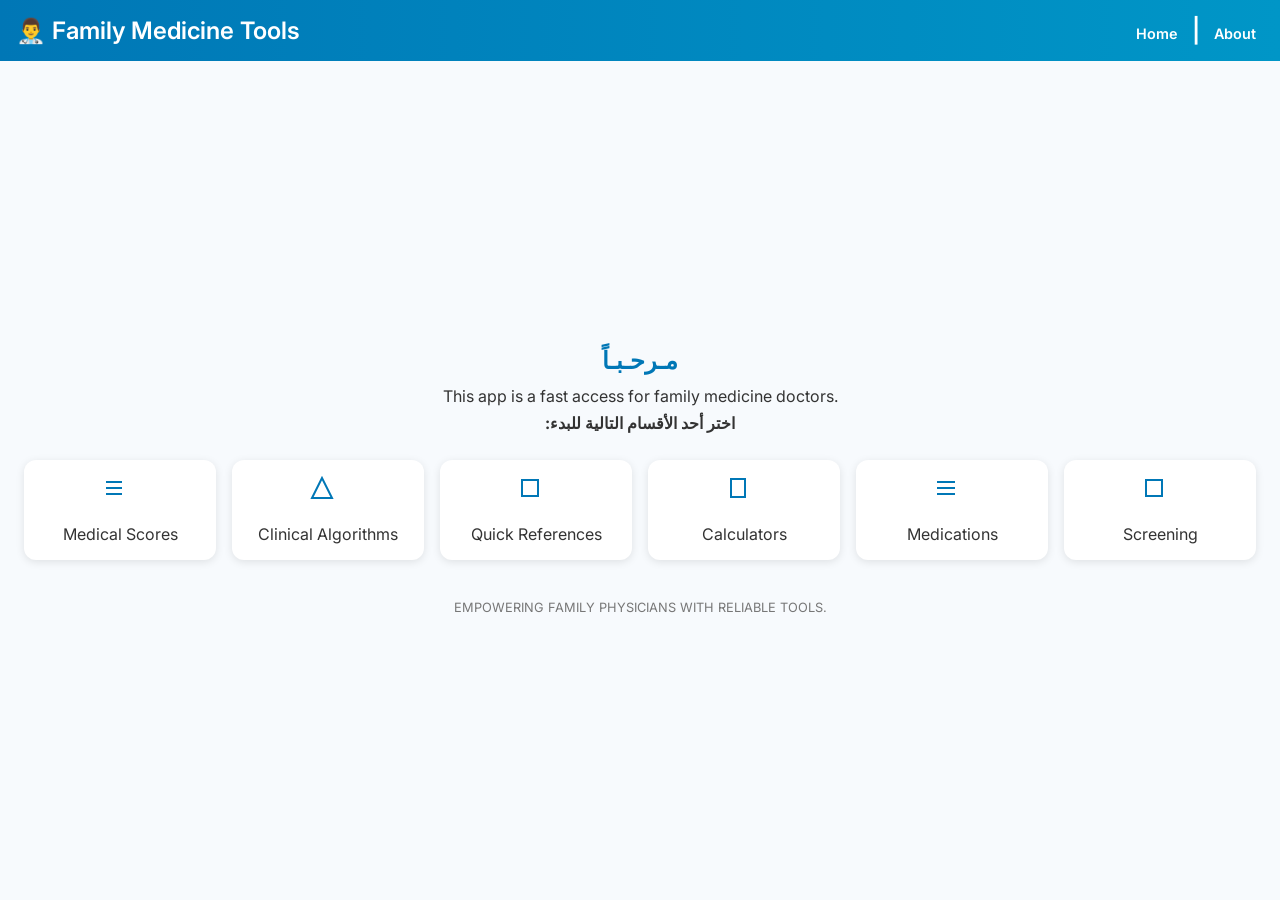
<file: index.html>
<!DOCTYPE html>
<html lang="en">
<head>
<meta charset="UTF-8">
<meta name="viewport" content="width=device-width, initial-scale=0.75">
<title>Family Medicine Tools</title>
<link href="https://fonts.googleapis.com/css2?family=Inter:wght@400;600;700&display=swap" rel="stylesheet">
<style>
html, body {
  height: 100%;
  margin: 0;
}
body {
  font-family: 'Inter', sans-serif;
  background-color: #f7fafd;
  color: #333;
  display: flex;
  flex-direction: column;
}
header {
  background: linear-gradient(90deg, #0077b6, #0096c7);
  color: #fff;
  padding: 1rem;
  font-size: 1.5rem;
  font-weight: 600;
  display: flex;
  justify-content: space-between;
  align-items: center;
}
header nav a {
  color: #fff;
  text-decoration: none;
  margin: 0 0.5rem;
  font-size: 0.9rem;
}
main {
  flex: 1;
  display: flex;
  flex-direction: column;
  justify-content: center;
  align-items: center;
  text-align: center;
}
h2 {
  color: #0077b6;
  margin: 1rem 0 0.5rem;
}
p {
  margin: 0.2rem 0;
}
.container {
  display: flex;
  flex-wrap: wrap;
  justify-content: center;
  padding: 1rem;
}
.card {
  background: #fff;
  border-radius: 12px;
  padding: 1rem;
  margin: 0.5rem;
  width: 160px;
  box-shadow: 0 2px 8px rgba(0,0,0,0.1);
  cursor: pointer;
  transition: transform 0.2s, box-shadow 0.2s;
}
.card:hover {
  transform: translateY(-4px);
  box-shadow: 0 8px 16px rgba(0,0,0,0.15);
}
.card svg {
  width: 36px;
  height: 36px;
  stroke: #0077b6;
  stroke-width: 2;
  fill: none;
  margin-bottom: 0.5rem;
}
footer {
  text-align: center;
  padding: 1rem;
  font-size: 0.8rem;
  color: #777;
}
</style>

<link rel="manifest" href="manifest.json">
<link rel="icon" href="assets/icon-192.png" type="image/png">
<meta name="theme-color" content="#0077b6">
  
</head>
<body>

<header>
  👨‍⚕️ Family Medicine Tools
  <nav>
    <a href="#">Home</a> |
    <a href="about/index.html">About</a>
  </nav>
</header>

<main>
  <h2>مـرحـبـاً</h2>
  <p>This app is a fast access for family medicine doctors.</p>
  <p><strong>:اختر أحد الأقسام التالية للبدء</strong></p>

  <div class="container">

    <div class="card" onclick="location.href='scores/'">
      <svg xmlns="http://www.w3.org/2000/svg"><path d="M4 6h16M4 12h16M4 18h16"/></svg>
      <div>Medical Scores</div>
    </div>

    <div class="card" onclick="location.href='algorithms/'">
      <svg xmlns="http://www.w3.org/2000/svg"><path d="M12 2L2 22h20L12 2z"/></svg>
      <div>Clinical Algorithms</div>
    </div>

    <div class="card" onclick="location.href='references/'">
      <svg xmlns="http://www.w3.org/2000/svg"><path d="M4 4h16v16H4z"/></svg>
      <div>Quick References</div>
    </div>

    <div class="card" onclick="location.href='calculators/'">
      <svg xmlns="http://www.w3.org/2000/svg"><path d="M5 3h14v18H5z"/></svg>
      <div>Calculators</div>
    </div>

    <div class="card" onclick="location.href='medications/'">
      <svg xmlns="http://www.w3.org/2000/svg"><path d="M3 6h18M3 12h18M3 18h18"/></svg>
      <div>Medications</div>
    </div>

    <div class="card" onclick="location.href='screening/'">
      <svg xmlns="http://www.w3.org/2000/svg"><path d="M4 4h16v16H4z"/></svg>
      <div>Screening</div>
    </div>

  </div>

  <footer>
    EMPOWERING FAMILY PHYSICIANS WITH RELIABLE TOOLS.
  </footer>
</main>

</body>
</html>
</file>
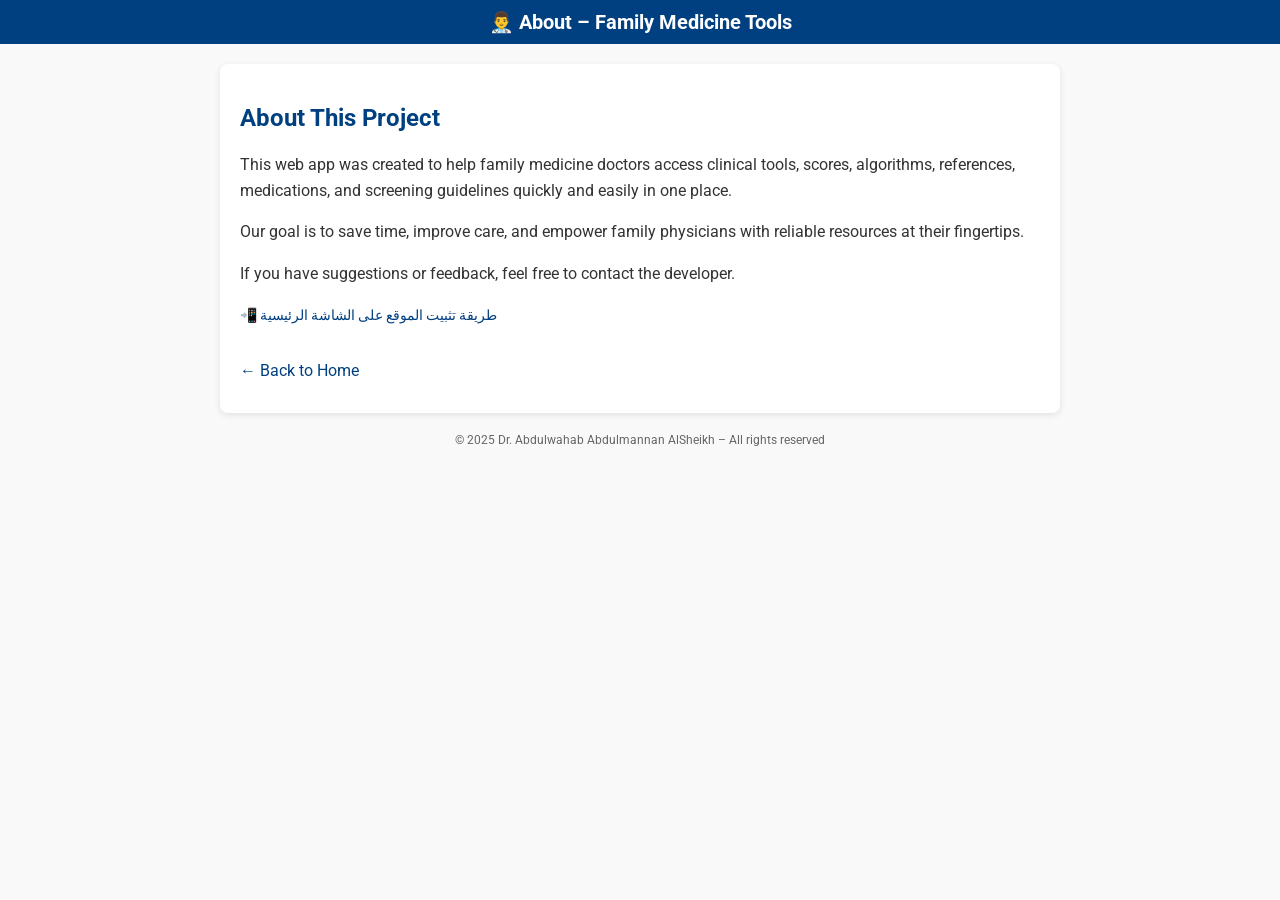
<file: about/index.html>
<!DOCTYPE html>
<html lang="en">
<head>
<meta charset="UTF-8">
<meta name="viewport" content="width=device-width, initial-scale=1.0">
<title>About – Family Medicine Tools</title>
<link href="https://fonts.googleapis.com/css2?family=Roboto:wght@400;700&display=swap" rel="stylesheet">
<style>
body {
  font-family: 'Roboto', sans-serif;
  margin: 0;
  background-color: #f9f9f9;
  color: #333;
  text-align: center;
}
header {
  background-color: #004080;
  color: white;
  padding: 10px;
  font-size: 20px;
  font-weight: bold;
}
h2 {
  color: #004080;
  margin-top: 20px;
  font-weight: 700;
}
.container {
  max-width: 800px;
  margin: 20px auto;
  text-align: left;
  background: #fff;
  padding: 20px;
  border-radius: 8px;
  box-shadow: 0 2px 6px rgba(0,0,0,0.1);
}
p {
  line-height: 1.6;
  margin-bottom: 10px;
}
a {
  color: #004080;
  text-decoration: none;
}
a:hover {
  text-decoration: underline;
}
footer {
  margin-top: 20px;
  font-size: 12px;
  color: #666;
}
.install-link {
  display: inline-flex;
  align-items: center;
  margin-bottom: 15px;
  font-size: 14px;
  color: #004080;
  font-weight: 500;
}
.install-link svg {
  width: 16px;
  height: 16px;
  margin-left: 5px;
  fill: #004080;
}
</style>
</head>
<body>

<header>
  👨‍⚕️ About – Family Medicine Tools
</header>

<div class="container">
  <h2>About This Project</h2>
  <p>This web app was created to help family medicine doctors access clinical tools, scores, algorithms, references, medications, and screening guidelines quickly and easily in one place.</p>
  <p>Our goal is to save time, improve care, and empower family physicians with reliable resources at their fingertips.</p>
  <p>If you have suggestions or feedback, feel free to contact the developer.</p>

  <p>
    <a class="install-link" href="../about/install.html">
      📲 طريقة تثبيت الموقع على الشاشة الرئيسية
    </a>
  </p>

  <p><a href="../index.html">&larr; Back to Home</a></p>
</div>

<footer>
  © 2025 Dr. Abdulwahab Abdulmannan AlSheikh – All rights reserved
</footer>

</body>
</html>
</file>
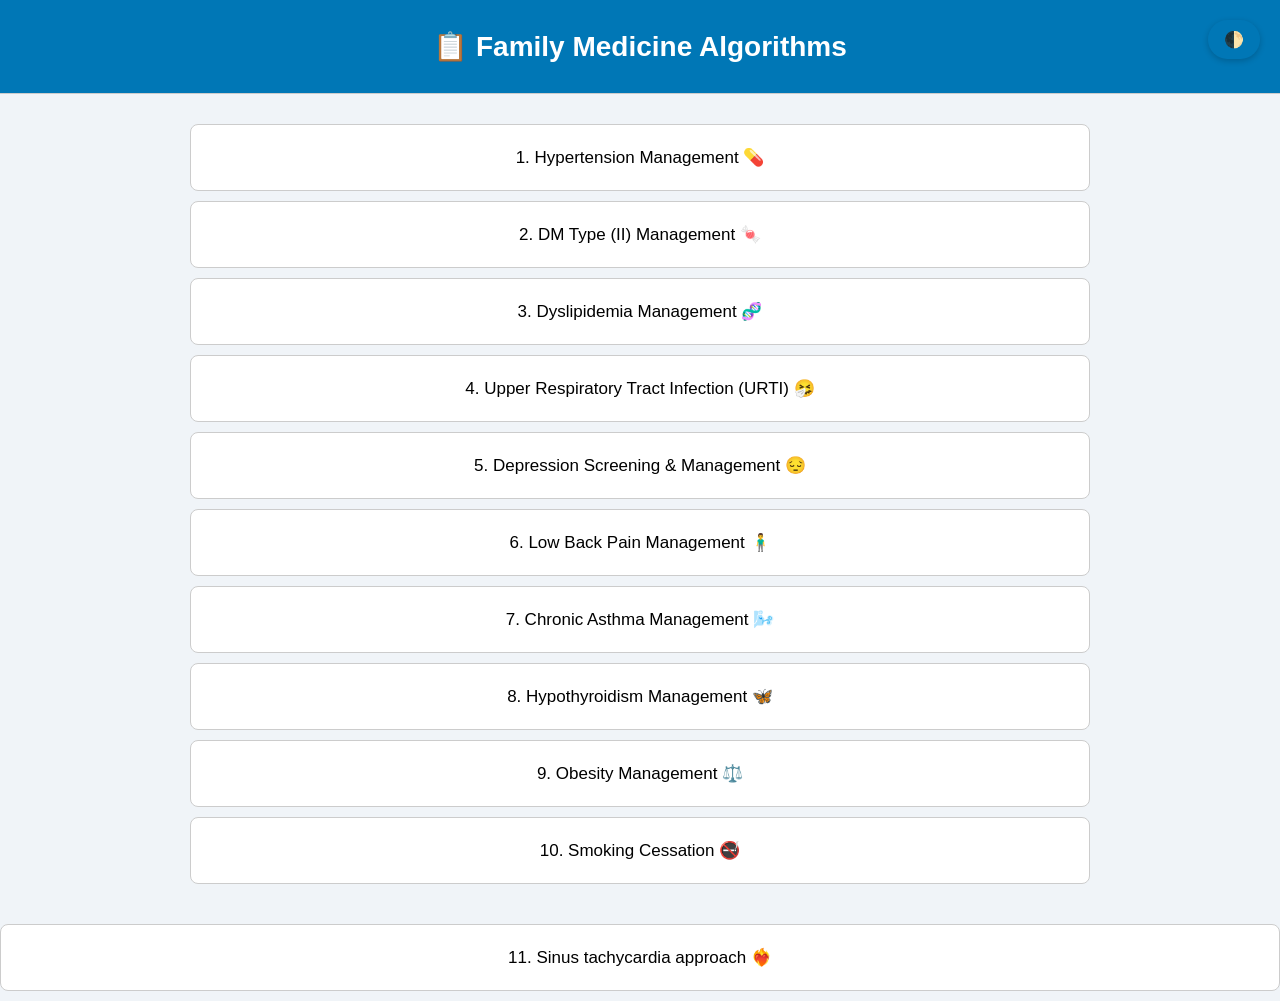
<file: algorithms/index.html>
<!DOCTYPE html>
<html lang="en">
<head>
<meta charset="utf-8"/>
<meta name="viewport" content="width=device-width, initial-scale=0.75">
<title>Family Medicine Algorithms</title>
<style>
  body {
    background-color: #f0f4f8;
    color: #111;
    font-family: 'Segoe UI', Tahoma, Geneva, Verdana, sans-serif;
    margin: 0;
    padding: 0;
  }
  header {
    background-color: #0077b6;
    padding: 30px 20px;
    text-align: center;
    border-bottom: 1px solid #ccc;
  }
  header h1 {
    color: white;
    margin: 0;
    font-size: 28px;
  }
  .container {
    padding: 30px 20px;
    max-width: 900px;
    margin: auto;
  }
  .accordion {
    background-color: #ffffff;
    color: #000;
    cursor: pointer;
    padding: 22px;
    width: 100%;
    text-align: center;
    border: none;
    outline: none;
    font-size: 17px;
    margin-bottom: 10px;
    border-radius: 8px;
    border: 1px solid #ccc;
  }
  .active {
    background-color: #e0e0e0;
  }
  .panel {
    display: none;
    background-color: #ffffff;
    color: #111;
    padding: 20px;
    font-size: 16px;
    line-height: 1.7;
    border-radius: 0 0 8px 8px;
    border-left: 1px solid #ccc;
    border-right: 1px solid #ccc;
    border-bottom: 1px solid #ccc;
  }
  .panel strong { color: #000; }
  .note {
    color: #555;
    font-style: italic;
  }
  .dark-mode {
    background-color: #111 !important;
    color: #f1f1f1 !important;
  }
  .dark-mode header {
    background-color: #000 !important;
    color: #d4af37 !important;
  }
  .dark-mode .accordion,
  .dark-mode .panel {
    background-color: #1e1e1e !important;
    color: #f1f1f1 !important;
    border: 1px solid #333 !important;
  }
  .dark-mode .accordion {
    text-align: center;
  }
  .dark-mode .panel strong {
    color: #fff !important;
  }
  .dark-mode .note {
    color: #ccc !important;
  }
  .theme-toggle {
    position: fixed;
    top: 20px;
    right: 20px;
    background: #0077b6;
    color: white;
    border: none;
    border-radius: 20px;
    padding: 10px 16px;
    cursor: pointer;
    font-size: 16px;
    z-index: 9999;
    box-shadow: 0 2px 6px rgba(0,0,0,0.2);
  }
</style>
</head>
<body>
<header>
  <h1>📋 Family Medicine Algorithms</h1>
</header>
<div class="container">

    <button class="accordion">1. Hypertension Management 💊</button>
    <div class="panel">
      <ol>
        <li><strong>1. Diagnosis:</strong><br/>
          • Confirm BP ≥140/90 mmHg on ≥2 occasions, at least 1 week apart.<br/>
          • Use ambulatory or home BP monitoring if white coat suspected.
        </li>
        <li><strong>2. Risk Stratification:</strong><br/>
          • Evaluate CV risk (lipids, diabetes, smoking).<br/>
          • Check for TOD: ECG, creatinine/eGFR, urinalysis, fundoscopy.
        </li>
        <li><strong>3. Lifestyle Modifications (for all):</strong><br/>
          • Reduce salt (<2.3g/day), DASH diet, physical activity (30 min/day), weight loss, smoking cessation.
        </li>
        <li><strong>4. Initiate Pharmacotherapy:</strong><br/>
          • Start if BP ≥160/100, or ≥140/90 + diabetes/CKD/CVD risk.<br/>
          • First-line options:<br/>
          &nbsp;&nbsp;– ACEi: Lisinopril 10–40 mg once daily<br/>
          &nbsp;&nbsp;– ARB: Losartan 50–100 mg once daily<br/>
          &nbsp;&nbsp;– CCB: Amlodipine 5–10 mg once daily<br/>
          &nbsp;&nbsp;– Thiazide: Hydrochlorothiazide 12.5–25 mg daily
        </li>
        <li><strong>5. Follow-Up:</strong><br/>
          • Recheck in 2–4 weeks. Titrate dose or add second agent.<br/>
          • Check labs (K⁺, Cr) within 2–4 weeks if on ACEi/ARB or diuretic.
        </li>
        <li><strong>6. Treatment Targets:</strong><br/>
          • General: &lt;140/90 mmHg<br/>
          • High-risk (e.g. DM, CKD, CVD): &lt;130/80 mmHg if tolerated
        </li>
      </ol>
      <p class="note">📚 Sources: UpToDate, Saudi Hypertension Guidelines, JNC8</p>
    </div>
    

    <button class="accordion">2. DM Type (II) Management 🍬</button>
    <div class="panel">
      <ol>
        <li><strong>1. Diagnosis:</strong><br/>
          • FPG ≥126 mg/dL (7.0 mmol/L) OR<br/>
          • HbA1c ≥6.5% OR<br/>
          • 2-hr OGTT ≥200 mg/dL OR<br/>
          • Random glucose ≥200 mg/dL with symptoms
        </li>
        <li><strong>2. Initial Workup:</strong><br/>
          • HbA1c, lipid profile, renal function, urine ACR<br/>
          • BP, weight, foot exam, retinal exam (refer ophtho)
        </li>
        <li><strong>3. Lifestyle Interventions:</strong><br/>
          • Diet: calorie control, carb moderation<br/>
          • Exercise: ≥150 min/week aerobic activity<br/>
          • Weight loss goal: 5–10%
        </li>
        <li><strong>4. Start Pharmacologic Therapy:</strong><br/>
          • First-line: Metformin 500 mg once/twice daily, titrate to 2000 mg/day<br/>
          • Avoid if eGFR &lt;30. Hold during acute illness or contrast
        </li>
        <li><strong>5. Add Second Agent:</strong><br/>
          • ASCVD: Add GLP-1 RA or SGLT2i<br/>
          • CKD/HF: Prefer SGLT2i<br/>
          • Need weight loss: GLP-1 RA<br/>
          • Cost concern: SU or TZD
        </li>
        <li><strong>6. HbA1c Target:</strong><br/>
          • General target: &lt;7.0%<br/>
          • Individualize based on age, comorbidities, hypoglycemia risk
        </li>
        <li><strong>7. Monitoring:</strong><br/>
          • Check HbA1c every 3–6 months<br/>
          • Annual labs: lipids, renal, foot, retina
        </li>
      </ol>
      <p class="note">📚 Sources: UpToDate, ADA 2024, Saudi Diabetes Guidelines</p>
    </div>
    

    <button class="accordion">3. Dyslipidemia Management 🧬</button>
    <div class="panel">
      <ol>
        <li><strong>1. Screening:</strong><br/>
          • Adults ≥40 yrs OR ≥20 yrs with diabetes, smoking, hypertension, obesity.<br/>
          • Fasting lipid profile: Total, LDL, HDL, TG
        </li>
        <li><strong>2. Risk Assessment:</strong><br/>
          • Use ASCVD calculator or check risk category (low/moderate/high/very high)<br/>
          • DM, CKD, smoking, HTN increase risk
        </li>
        <li><strong>3. Lifestyle Modification (all patients):</strong><br/>
          • Diet: low saturated fat, more fiber<br/>
          • Exercise: ≥150 min/week<br/>
          • Weight loss, smoking cessation
        </li>
        <li><strong>4. Start Statin Therapy:</strong><br/>
          • Moderate risk: Atorvastatin 10–20 mg<br/>
          • High risk: Atorvastatin 40–80 mg or Rosuvastatin 20 mg
        </li>
        <li><strong>5. Targets:</strong><br/>
          • High-risk: LDL &lt; 2.6 mmol/L (<100 mg/dL)<br/>
          • Very high-risk (e.g. ASCVD, DM + RF): LDL &lt; 1.8 mmol/L (<70 mg/dL)
        </li>
        <li><strong>6. Monitoring:</strong><br/>
          • Repeat lipids in 6–12 weeks after starting statin<br/>
          • Check liver enzymes if symptomatic
        </li>
      </ol>
      <p class="note">📚 Sources: UpToDate, Saudi Lipid Guidelines, ACC/AHA 2019</p>
    </div>


    <button class="accordion">4. Upper Respiratory Tract Infection (URTI) 🤧</button>
    <div class="panel">
      <ol>
        <li><strong>1. Common Causes:</strong><br/>
          • Viral: Rhinovirus, Influenza, Coronavirus<br/>
          • Bacterial (rare): Group A Streptococcus (pharyngitis)
        </li>
        <li><strong>2. Symptoms:</strong><br/>
          • Sore throat, nasal congestion, cough, fever, fatigue<br/>
          • Red flags: dyspnea, chest pain, high fever >3 days
        </li>
        <li><strong>3. Evaluation:</strong><br/>
          • Centor Score for pharyngitis<br/>
          • No labs/radiology needed unless concern for complications
        </li>
        <li><strong>4. Management:</strong><br/>
          • Supportive: Paracetamol, fluids, rest<br/>
          • Nasal saline, decongestants (short term), throat lozenges
        </li>
        <li><strong>5. Antibiotics:</strong><br/>
          • Not routinely indicated<br/>
          • Consider Penicillin V 500 mg BID x10 days if Centor ≥3 + positive swab
        </li>
        <li><strong>6. Patient Education:</strong><br/>
          • Explain viral nature and expected duration (5–10 days)<br/>
          • Return precautions if worsening
        </li>
      </ol>
      <p class="note">📚 Sources: UpToDate, NICE Guidelines, CDC</p>
    </div>


    <button class="accordion">5. Depression Screening & Management 😔</button>
    <div class="panel">
      <ol>
        <li><strong>1. Screening:</strong><br/>
          • Ask PHQ-2: "Little interest? Feeling down?"<br/>
          • If positive → do full PHQ-9
        </li>
        <li><strong>2. Diagnosis:</strong><br/>
          • ≥5 symptoms for ≥2 weeks (incl. low mood or anhedonia)<br/>
          • Rule out hypothyroidism, substance use
        </li>
        <li><strong>3. Severity-Based Approach:</strong><br/>
          • Mild: Lifestyle + watchful waiting<br/>
          • Moderate: Start SSRI + counseling<br/>
          • Severe: SSRI + refer psychiatry ± urgent intervention
        </li>
        <li><strong>4. First-line Medications:</strong><br/>
          • Sertraline: start 25–50 mg daily, max 200 mg<br/>
          • Fluoxetine: start 10–20 mg daily, max 60 mg
        </li>
        <li><strong>5. Monitoring:</strong><br/>
          • Reassess in 2–4 weeks<br/>
          • Watch for suicidality, side effects
        </li>
        <li><strong>6. Duration:</strong><br/>
          • Continue for at least 6–9 months after improvement<br/>
          • Consider long-term if recurrent episodes
        </li>
      </ol>
      <p class="note">📚 Sources: NICE Guidelines, UpToDate, WHO mhGAP</p>
    </div>


    <button class="accordion">6. Low Back Pain Management 🧍‍♂️</button>
    <div class="panel">
      <ol>
        <li><strong>1. Initial Assessment:</strong><br/>
          • History + physical exam<br/>
          • Identify red flags: trauma, weight loss, fever, cancer history, night pain, saddle anesthesia, weakness
        </li>
        <li><strong>2. No Red Flags:</strong><br/>
          • Diagnose as non-specific mechanical back pain<br/>
          • No imaging needed initially
        </li>
        <li><strong>3. First-Line Treatment:</strong><br/>
          • Paracetamol 500–1000 mg Q6H PRN<br/>
          • Ibuprofen 400 mg TID with meals (if no contraindications)<br/>
          • Gentle movement, activity encouragement
        </li>
        <li><strong>4. Consider Muscle Relaxants:</strong><br/>
          • E.g. Cyclobenzaprine 5–10 mg at bedtime (short-term)
        </li>
        <li><strong>5. Reassess in 2–4 Weeks:</strong><br/>
          • Most resolve in &lt;6 weeks<br/>
          • If persistent or red flags → imaging (MRI preferred)
        </li>
        <li><strong>6. Patient Education:</strong><br/>
          • Avoid prolonged bed rest<br/>
          • Reassure: good prognosis in most cases
        </li>
      </ol>
      <p class="note">📚 Sources: UpToDate, NICE Guidelines, AAFP</p>
    </div>


    <button class="accordion">7. Chronic Asthma Management 🌬️</button>
    <div class="panel">
      <ol>
        <li><strong>1. Diagnosis:</strong><br/>
          • Clinical: episodic wheeze, cough, dyspnea + response to bronchodilators<br/>
          • Confirm with spirometry if possible (FEV1 reversibility ≥12%)
        </li>
        <li><strong>2. Assess Control:</strong><br/>
          • Ask about symptoms, night awakenings, SABA use, activity limitation
        </li>
        <li><strong>3. Stepwise Therapy:</strong><br/>
          • Step 1: PRN low-dose ICS-formoterol<br/>
          • Step 2: Daily low-dose ICS (e.g. Budesonide 200–400 mcg/day)<br/>
          • Step 3: Low-dose ICS + LABA (e.g. Salmeterol)<br/>
          • Step 4: Medium-dose ICS + LABA<br/>
          • Step 5: Refer + consider biologics
        </li>
        <li><strong>4. Inhaler Technique & Adherence:</strong><br/>
          • Recheck at every visit<br/>
          • Use spacer if needed
        </li>
        <li><strong>5. Action Plan:</strong><br/>
          • Provide written asthma action plan (green/yellow/red zones)<br/>
          • Educate on when to increase meds or seek help
        </li>
        <li><strong>6. Follow-Up:</strong><br/>
          • Review control every 1–3 months<br/>
          • Consider stepping down if controlled ≥3 months
        </li>
      </ol>
      <p class="note">📚 Sources: GINA 2024, UpToDate, Saudi Asthma Guidelines</p>
    </div>


    <button class="accordion">8. Hypothyroidism Management 🦋</button>
    <div class="panel">
      <ol>
        <li><strong>1. Diagnosis:</strong><br/>
          • High TSH + Low Free T4 = Primary hypothyroidism<br/>
          • Common cause: Hashimoto’s thyroiditis (check anti-TPO antibodies)
        </li>
        <li><strong>2. Symptoms:</strong><br/>
          • Fatigue, weight gain, cold intolerance, constipation, dry skin, depression
        </li>
        <li><strong>3. Treatment:</strong><br/>
          • Levothyroxine 1.6 mcg/kg/day (full dose for young adults)<br/>
          • Start lower (25–50 mcg) in elderly or cardiac patients
        </li>
        <li><strong>4. Administration Tips:</strong><br/>
          • Take on empty stomach, same time daily<br/>
          • Avoid calcium/iron within 4 hours
        </li>
        <li><strong>5. Monitoring:</strong><br/>
          • Recheck TSH after 6–8 weeks of dose adjustment<br/>
          • Goal: Normalize TSH (typically 0.5–4.0 mIU/L)
        </li>
        <li><strong>6. Special Cases:</strong><br/>
          • Pregnancy: Increase dose by 30%, target TSH &lt;2.5<br/>
          • Subclinical (mild TSH elevation): Treat if symptoms, +TPO, or TSH >10
        </li>
      </ol>
      <p class="note">📚 Sources: UpToDate, ATA Guidelines, AMBOSS</p>
    </div>


    <button class="accordion">9. Obesity Management ⚖️</button>
    <div class="panel">
      <ol>
        <li><strong>1. Diagnosis:</strong><br/>
          • BMI ≥30 = Obesity<br/>
          • BMI 25–29.9 = Overweight<br/>
          • Measure waist circumference (↑ risk if >102 cm men, >88 cm women)
        </li>
        <li><strong>2. Risk Assessment:</strong><br/>
          • Screen for diabetes, hypertension, dyslipidemia, NAFLD, sleep apnea
        </li>
        <li><strong>3. Lifestyle Intervention (cornerstone):</strong><br/>
          • Diet: caloric deficit (↓500–750 kcal/day)<br/>
          • Physical activity: ≥150 min/week<br/>
          • Behavioral support and follow-up
        </li>
        <li><strong>4. Pharmacologic Therapy:</strong><br/>
          • If BMI ≥30 OR ≥27 with comorbidities<br/>
          • Example: Orlistat 120 mg TID with meals (GI side effects)<br/>
          • Others (if available): Liraglutide, Semaglutide, Naltrexone/Bupropion
        </li>
        <li><strong>5. Bariatric Surgery:</strong><br/>
          • Consider if BMI ≥40 OR ≥35 with comorbidities and failed other methods
        </li>
        <li><strong>6. Monitoring:</strong><br/>
          • Monthly weight check initially<br/>
          • Target: ≥5% weight loss in 3–6 months
        </li>
      </ol>
      <p class="note">📚 Sources: UpToDate, Saudi Obesity Guidelines, AACE 2023</p>
    </div>


    <button class="accordion">10. Smoking Cessation 🚭</button>
    <div class="panel">
      <ol>
        <li><strong>1. Ask & Document:</strong><br/>
          • Ask every patient about tobacco use<br/>
          • Document smoking status in chart
        </li>
        <li><strong>2. Advise:</strong><br/>
          • Give clear, strong, personalized advice to quit
        </li>
        <li><strong>3. Assess Readiness:</strong><br/>
          • Use 5 stages of change (precontemplation → maintenance)<br/>
          • If not ready: motivational interviewing
        </li>
        <li><strong>4. Assist (if ready):</strong><br/>
          • Set quit date within 2 weeks<br/>
          • Offer pharmacotherapy + behavioral support
        </li>
        <li><strong>5. First-line Medications:</strong><br/>
          • Nicotine patch 21 mg/day (↓ gradually)<br/>
          • Bupropion SR 150 mg daily × 3 days, then BID (start 1 week before quit)<br/>
          • Varenicline: 0.5 mg daily → 1 mg BID (start 1 week before quit)
        </li>
        <li><strong>6. Follow-Up:</strong><br/>
          • Reassess in 1–2 weeks post quit date<br/>
          • Support relapse prevention
        </li>
      </ol>
      <p class="note">📚 Sources: UpToDate, WHO, CDC, Saudi Tobacco Control Guidelines</p>
    </div>

</div>

  <button class="accordion">11. Sinus tachycardia approach ❤️‍🔥</button>
<div class="panel">
  <ol>
    <li><strong>1. Assess Stability:</strong><br/>
      • Evaluate Airway, Breathing, Circulation<br/>
      • Signs of instability:<br/>
      &nbsp;&nbsp;– Hypotension<br/>
      &nbsp;&nbsp;– Altered mental status<br/>
      &nbsp;&nbsp;– Signs of shock<br/>
      &nbsp;&nbsp;– Chest pain or acute heart failure<br/>
      • <strong>If unstable:</strong> Perform immediate synchronized cardioversion:<br/>
      &nbsp;&nbsp;– Initial energy: <code>0.5–1 J/kg</code>, may increase to <code>2 J/kg</code>
    </li>

    <li><strong>2. Assess QRS Duration:</strong><br/>
      • Narrow QRS (&lt;0.09s): Likely supraventricular tachycardia (SVT)<br/>
      • Wide QRS (&gt;0.09s): Possible ventricular tachycardia (VT) or SVT with aberrancy
    </li>

    <li><strong>3. If Stable with Narrow QRS:</strong><br/>
      • Try vagal maneuvers:<br/>
      &nbsp;&nbsp;– Ice pack to face, Valsalva, carotid massage<br/>
      • If ineffective, give adenosine (rapid IV push + flush):<br/>
      &nbsp;&nbsp;– 1st dose: <code>0.1 mg/kg (max 6 mg)</code><br/>
      &nbsp;&nbsp;– 2nd dose: <code>0.2 mg/kg (max 12 mg)</code> if needed<br/>
      • If refractory: Consider amiodarone or procainamide and consult expert
    </li>

    <li><strong>4. If Stable with Wide QRS:</strong><br/>
      • If regular & monomorphic:<br/>
      &nbsp;&nbsp;– Consider adenosine (if uncertain VT vs SVT)<br/>
      • If no response or irregular:<br/>
      &nbsp;&nbsp;– Avoid adenosine<br/>
      &nbsp;&nbsp;– Use amiodarone or procainamide and consult cardiology
    </li>

    <li><strong>5. Post-Conversion Care:</strong><br/>
      • Monitor for recurrence<br/>
      • Identify and treat underlying cause<br/>
      • Arrange cardiology follow-up
    </li>
  </ol>
  <p class="note">📚 Sources: PALS Guidelines, UpToDate, AHA ACLS</p>
</div>

<script>
  var acc = document.getElementsByClassName("accordion");
  for (var i = 0; i < acc.length; i++) {
    acc[i].addEventListener("click", function() {
      this.classList.toggle("active");
      var panel = this.nextElementSibling;
      if (panel.style.display === "block") {
        panel.style.display = "none";
      } else {
        panel.style.display = "block";
      }
    });
  }
  function toggleTheme() {
    document.body.classList.toggle('dark-mode');
    localStorage.setItem('theme', document.body.classList.contains('dark-mode') ? 'dark' : 'light');
  }
  window.onload = function() {
    if (localStorage.getItem('theme') === 'dark') {
      document.body.classList.add('dark-mode');
    }
  }
</script>
<button class="theme-toggle" onclick="toggleTheme()">🌓</button>
</body>
</html>
</file>
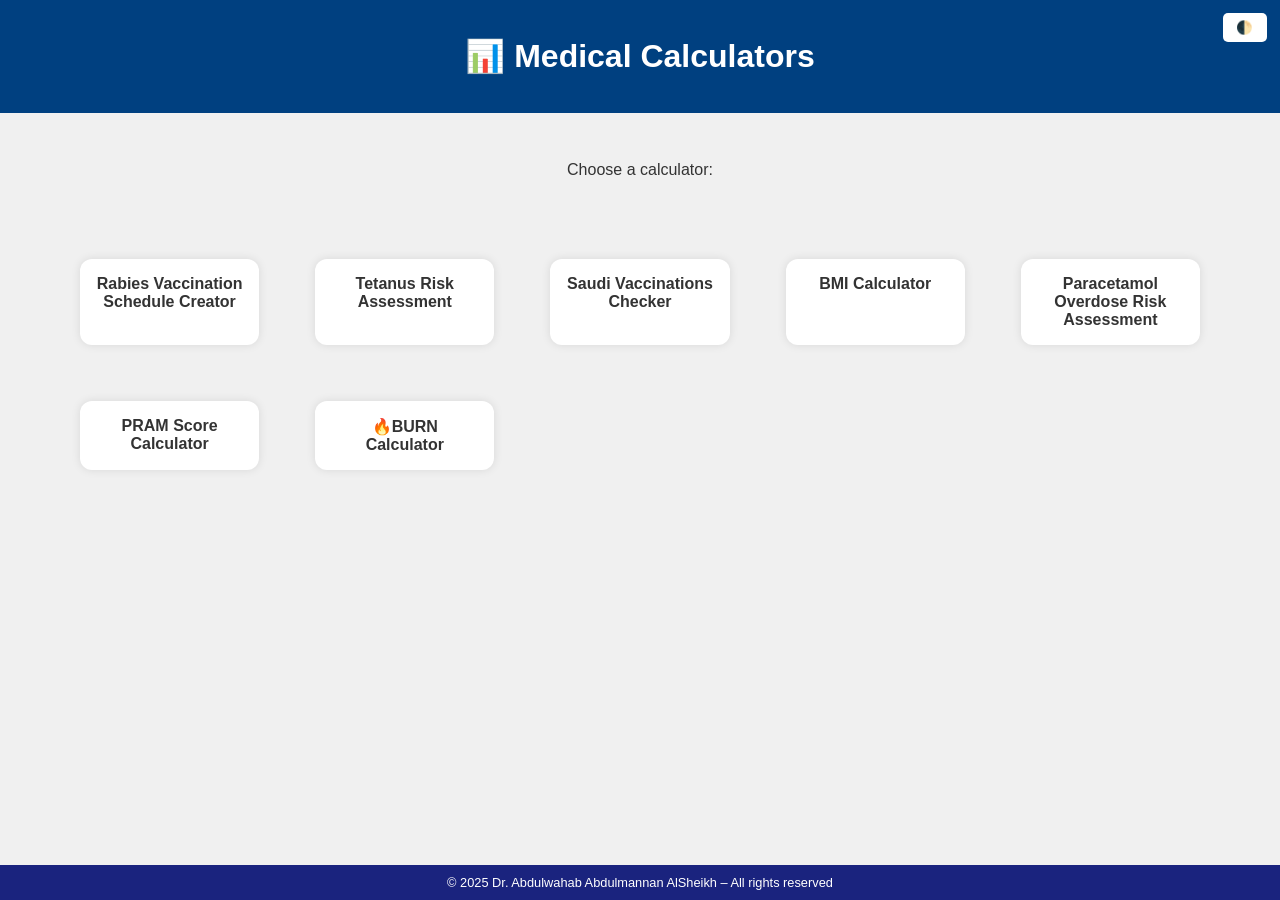
<file: calculators/index.html>
<!DOCTYPE html>
<html lang="en" dir="ltr">
<head>
<meta charset="UTF-8" />
<meta name="viewport" content="width=device-width, initial-scale=0.6"/>
<title>📊 Medical Calculators</title>
<link rel="stylesheet" href="../assets/css/style.css" />
<script src="../assets/js/theme-toggle.js" defer></script>
<style>
body {
  margin: 0;
  font-family: 'Segoe UI', sans-serif;
  background-color: var(--bg-color, #f0f0f0);
  color: var(--text-color, #333);
  transition: background-color 0.3s, color 0.3s;
}
header {
  background-color: var(--header-bg, #004080);
  color: white;
  padding: 1em;
  text-align: center;
  position: relative;
}
#theme-toggle {
  position: absolute;
  top: 1em;
  right: 1em;
  background-color: #fff;
  color: #004080;
  border: none;
  padding: 0.5em 1em;
  border-radius: 5px;
  cursor: pointer;
}
main {
  padding: 2em;
  text-align: center;
}
.cards {
  display: grid;
  grid-template-columns: repeat(auto-fit, minmax(200px, 1fr));
  gap: 1.5em;
  margin-top: 2em;
}
.card {
  background-color: var(--card-bg, #ffffff);
  color: inherit;
  padding: 1em;
  border-radius: 12px;
  text-decoration: none;
  font-weight: 600;
  box-shadow: 0 0 10px rgba(0,0,0,0.1);
  transition: transform 0.2s, background-color 0.3s;
}
.card:hover {
  transform: translateY(-5px);
  background-color: var(--card-hover, #e0f0ff);
}
:root {
  --bg-color: #f0f0f0;
  --text-color: #333;
  --header-bg: #004080;
  --card-bg: #fff;
  --card-hover: #e0f0ff;
}
.dark-mode {
  --bg-color: #121212;
  --text-color: #eee;
  --header-bg: #1e1e1e;
  --card-bg: #1e1e1e;
  --card-hover: #2a2a2a;
}
</style>
</head>
<body>
<header>
  <h1>📊 Medical Calculators</h1>
  <button id="theme-toggle">🌓</button>
</header>
<main>
  <p>Choose a calculator:</p>
  <section class="cards">
    <a href="rabies.html" class="card">Rabies Vaccination Schedule Creator</a>
    <a href="tetanus.html" class="card">Tetanus Risk Assessment</a>
    <a href="SAvaccinations.html" class="card">Saudi Vaccinations Checker</a>
    <a href="bmi.html" class="card">BMI Calculator</a>
    <a href="Paracetamol_toxicity.html" class="card">Paracetamol Overdose Risk Assessment</a>
    <a href="PRAM.html" class="card">PRAM Score Calculator</a>
    <a href="HBPM.html" class="card">🔥BURN Calculator</a>
  </section>
</main>
<footer style="position: fixed; bottom: 0; left: 0; width: 100%; background-color: #1a237e; color: white; text-align: center; padding: 10px 0; font-size: 0.8em;">
© 2025 Dr. Abdulwahab Abdulmannan AlSheikh – All rights reserved
</footer>
</body>
</html>
</file>
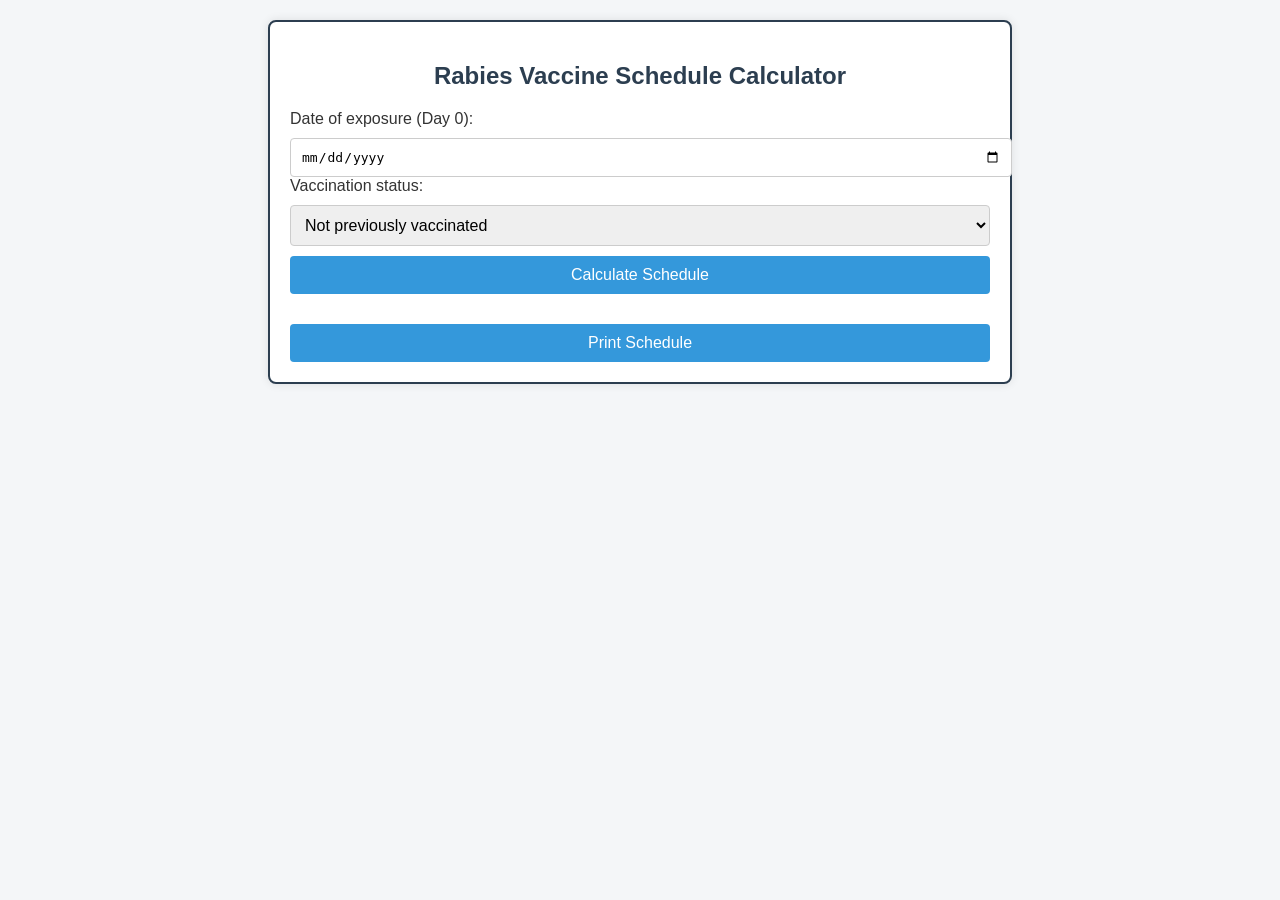
<file: Calculators/index.html>
<!DOCTYPE html>
<html lang="en">
<head>
<meta charset="UTF-8">
<meta name="viewport" content="width=device-width, initial-scale=1.0">
<title>Rabies Vaccine Schedule Calculator</title>
<style>
body {
  font-family: Arial, sans-serif;
  margin: 20px;
  background-color: #f4f6f8;
  color: #333;
}
.container {
  max-width: 700px;
  margin: auto;
  background: #fff;
  padding: 20px;
  border-radius: 8px;
  box-shadow: 0 0 10px rgba(0,0,0,0.1);
  border: 2px solid #2c3e50;
}
h2 {
  text-align: center;
  color: #2c3e50;
}
input, button, select {
  width: 100%;
  padding: 10px;
  margin-top: 10px;
  font-size: 1em;
  border: 1px solid #ccc;
  border-radius: 4px;
}
button {
  background-color: #3498db;
  color: white;
  border: none;
  cursor: pointer;
}
button:hover {
  background-color: #2980b9;
}
.result {
  margin-top: 20px;
}
table {
  width: 100%;
  border-collapse: collapse;
  margin-top: 10px;
}
th, td {
  border: 1px solid #ddd;
  padding: 8px;
  text-align: center;
}
th {
  background-color: #3498db;
  color: white;
}
@media print {
  body {
    background: white;
  }
  .container {
    box-shadow: none;
    border: 2px solid #000;
    padding: 20px;
  }
  button, .options {
    display: none;
  }
}
</style>
</head>
<body>

<div class="container">
  <h2>Rabies Vaccine Schedule Calculator</h2>

  <div class="options">
    <label>Date of exposure (Day 0):</label>
    <input type="date" id="exposureDate">

    <label>Vaccination status:</label>
    <select id="status">
      <option value="naive">Not previously vaccinated</option>
      <option value="vaccinated">Previously vaccinated</option>
    </select>

    <button onclick="calculate()">Calculate Schedule</button>
  </div>

  <div class="result" id="result"></div>

  <button onclick="window.print()">Print Schedule</button>
</div>

<script>
function formatDate(date) {
    const day = String(date.getDate()).padStart(2, '0');
    const month = String(date.getMonth() + 1).padStart(2, '0');
    const year = date.getFullYear();
    return `${day}/${month}/${year}`;
}

function calculate() {
    const dateInput = document.getElementById("exposureDate").value;
    const status = document.getElementById("status").value;

    if (!dateInput) {
        document.getElementById("result").innerHTML = "<p style='color:red;'>Please select a date.</p>";
        return;
    }

    const day0 = new Date(dateInput);
    let doses;

    if (status === "naive") {
        doses = [
            { day: 0, label: "Dose 1" },
            { day: 3, label: "Dose 2" },
            { day: 7, label: "Dose 3" },
            { day: 14, label: "Dose 4" },
            { day: 28, label: "Optional Dose 5" }
        ];
    } else {
        doses = [
            { day: 0, label: "Dose 1" },
            { day: 3, label: "Dose 2" }
        ];
    }

    let output = `
    <h3>Vaccination Schedule</h3>
    <table>
      <tr><th>Dose</th><th>Day</th><th>Date</th></tr>
    `;
    doses.forEach(dose => {
        const doseDate = new Date(day0);
        doseDate.setDate(day0.getDate() + dose.day);
        output += `<tr>
            <td>${dose.label}</td>
            <td>Day ${dose.day}</td>
            <td>${formatDate(doseDate)}</td>
        </tr>`;
    });
    output += "</table>";
    document.getElementById("result").innerHTML = output;
}
</script>

</body>
</html>
</file>
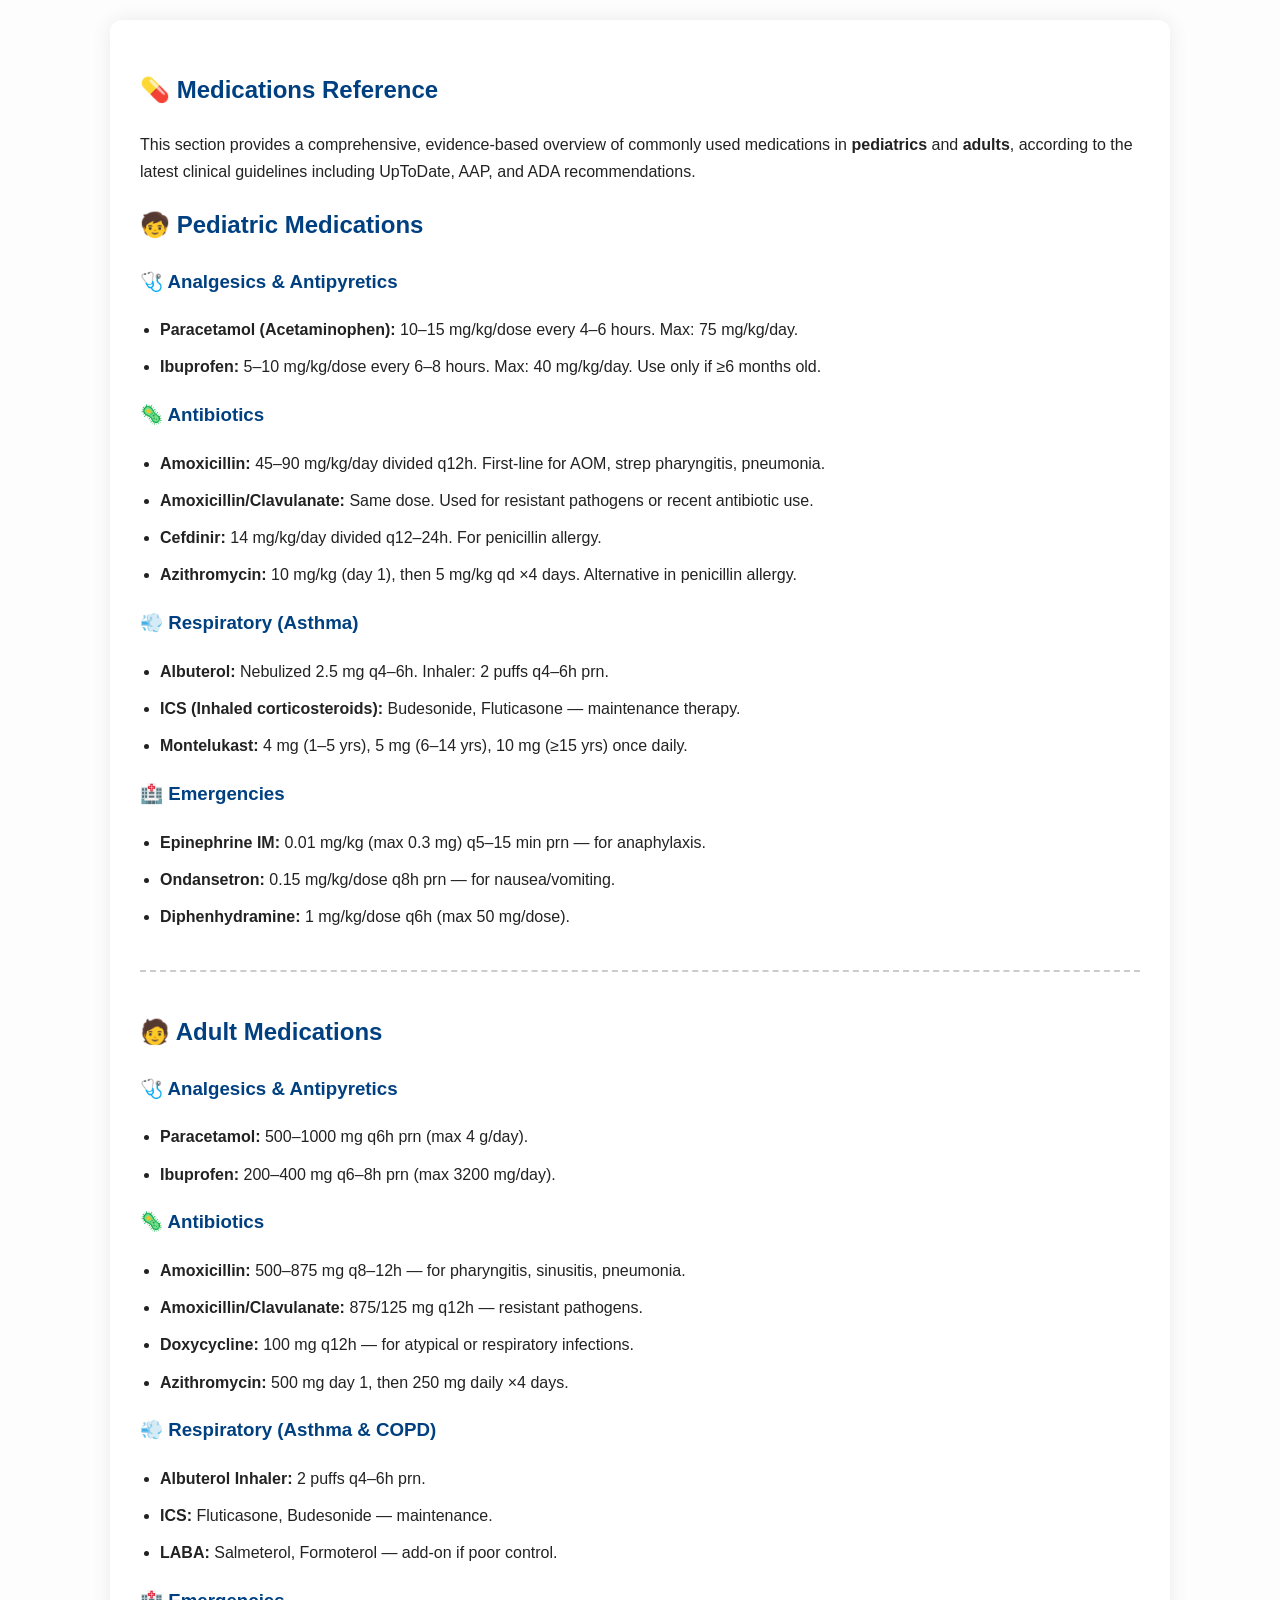
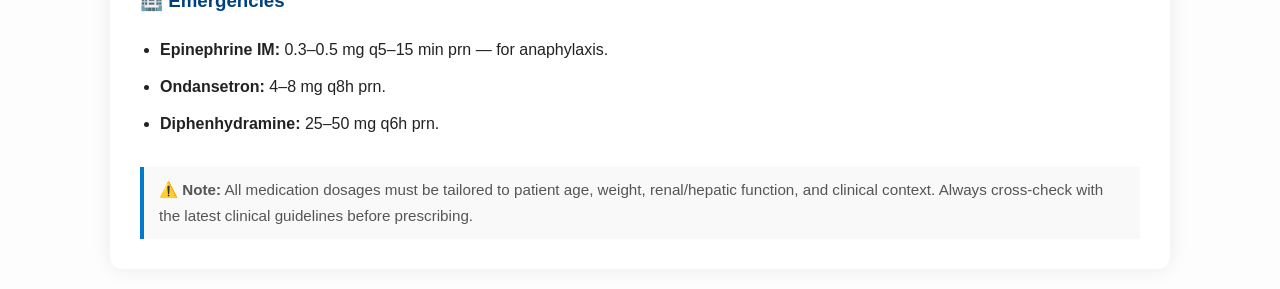
<file: medications/index.html>
<!DOCTYPE html>
<html lang="en">
<head>
  <meta charset="UTF-8" />
  <meta name="viewport" content="width=device-width, initial-scale=1.0"/>
  <title>💊 Medications Reference</title>
  <style>
    body {
      font-family: 'Segoe UI', sans-serif;
      background-color: #fdfdfd;
      color: #222;
      margin: 0;
      padding: 20px;
      line-height: 1.7;
    }
    h1, h2, h3, h4 {
      color: #004080;
    }
    section {
      max-width: 1000px;
      margin: auto;
      background: #ffffff;
      padding: 30px;
      border-radius: 12px;
      box-shadow: 0 0 20px rgba(0,0,0,0.08);
    }
    ul {
      padding-left: 20px;
    }
    li {
      margin-bottom: 10px;
    }
    hr {
      border: none;
      border-top: 2px dashed #ccc;
      margin: 40px 0;
    }
    .note {
      font-size: 0.95em;
      color: #555;
      background: #f9f9f9;
      border-left: 4px solid #007acc;
      padding: 10px 15px;
      margin-top: 30px;
    }
  </style>
</head>
<body>
  <section id="medications">
    <h1>💊 Medications Reference</h1>
    <p>This section provides a comprehensive, evidence-based overview of commonly used medications in <b>pediatrics</b> and <b>adults</b>, according to the latest clinical guidelines including UpToDate, AAP, and ADA recommendations.</p>

    <h2>🧒 Pediatric Medications</h2>

    <h3>🩺 Analgesics & Antipyretics</h3>
    <ul>
      <li><b>Paracetamol (Acetaminophen):</b> 10–15 mg/kg/dose every 4–6 hours. Max: 75 mg/kg/day.</li>
      <li><b>Ibuprofen:</b> 5–10 mg/kg/dose every 6–8 hours. Max: 40 mg/kg/day. Use only if ≥6 months old.</li>
    </ul>

    <h3>🦠 Antibiotics</h3>
    <ul>
      <li><b>Amoxicillin:</b> 45–90 mg/kg/day divided q12h. First-line for AOM, strep pharyngitis, pneumonia.</li>
      <li><b>Amoxicillin/Clavulanate:</b> Same dose. Used for resistant pathogens or recent antibiotic use.</li>
      <li><b>Cefdinir:</b> 14 mg/kg/day divided q12–24h. For penicillin allergy.</li>
      <li><b>Azithromycin:</b> 10 mg/kg (day 1), then 5 mg/kg qd ×4 days. Alternative in penicillin allergy.</li>
    </ul>

    <h3>💨 Respiratory (Asthma)</h3>
    <ul>
      <li><b>Albuterol:</b> Nebulized 2.5 mg q4–6h. Inhaler: 2 puffs q4–6h prn.</li>
      <li><b>ICS (Inhaled corticosteroids):</b> Budesonide, Fluticasone — maintenance therapy.</li>
      <li><b>Montelukast:</b> 4 mg (1–5 yrs), 5 mg (6–14 yrs), 10 mg (≥15 yrs) once daily.</li>
    </ul>

    <h3>🏥 Emergencies</h3>
    <ul>
      <li><b>Epinephrine IM:</b> 0.01 mg/kg (max 0.3 mg) q5–15 min prn — for anaphylaxis.</li>
      <li><b>Ondansetron:</b> 0.15 mg/kg/dose q8h prn — for nausea/vomiting.</li>
      <li><b>Diphenhydramine:</b> 1 mg/kg/dose q6h (max 50 mg/dose).</li>
    </ul>

    <hr>

    <h2>🧑 Adult Medications</h2>

    <h3>🩺 Analgesics & Antipyretics</h3>
    <ul>
      <li><b>Paracetamol:</b> 500–1000 mg q6h prn (max 4 g/day).</li>
      <li><b>Ibuprofen:</b> 200–400 mg q6–8h prn (max 3200 mg/day).</li>
    </ul>

    <h3>🦠 Antibiotics</h3>
    <ul>
      <li><b>Amoxicillin:</b> 500–875 mg q8–12h — for pharyngitis, sinusitis, pneumonia.</li>
      <li><b>Amoxicillin/Clavulanate:</b> 875/125 mg q12h — resistant pathogens.</li>
      <li><b>Doxycycline:</b> 100 mg q12h — for atypical or respiratory infections.</li>
      <li><b>Azithromycin:</b> 500 mg day 1, then 250 mg daily ×4 days.</li>
    </ul>

    <h3>💨 Respiratory (Asthma & COPD)</h3>
    <ul>
      <li><b>Albuterol Inhaler:</b> 2 puffs q4–6h prn.</li>
      <li><b>ICS:</b> Fluticasone, Budesonide — maintenance.</li>
      <li><b>LABA:</b> Salmeterol, Formoterol — add-on if poor control.</li>
    </ul>

    <h3>🏥 Emergencies</h3>
    <ul>
      <li><b>Epinephrine IM:</b> 0.3–0.5 mg q5–15 min prn — for anaphylaxis.</li>
      <li><b>Ondansetron:</b> 4–8 mg q8h prn.</li>
      <li><b>Diphenhydramine:</b> 25–50 mg q6h prn.</li>
    </ul>

    <div class="note">
      ⚠️ <b>Note:</b> All medication dosages must be tailored to patient age, weight, renal/hepatic function, and clinical context. Always cross-check with the latest clinical guidelines before prescribing.
    </div>
  </section>
</body>
</html>
</file>
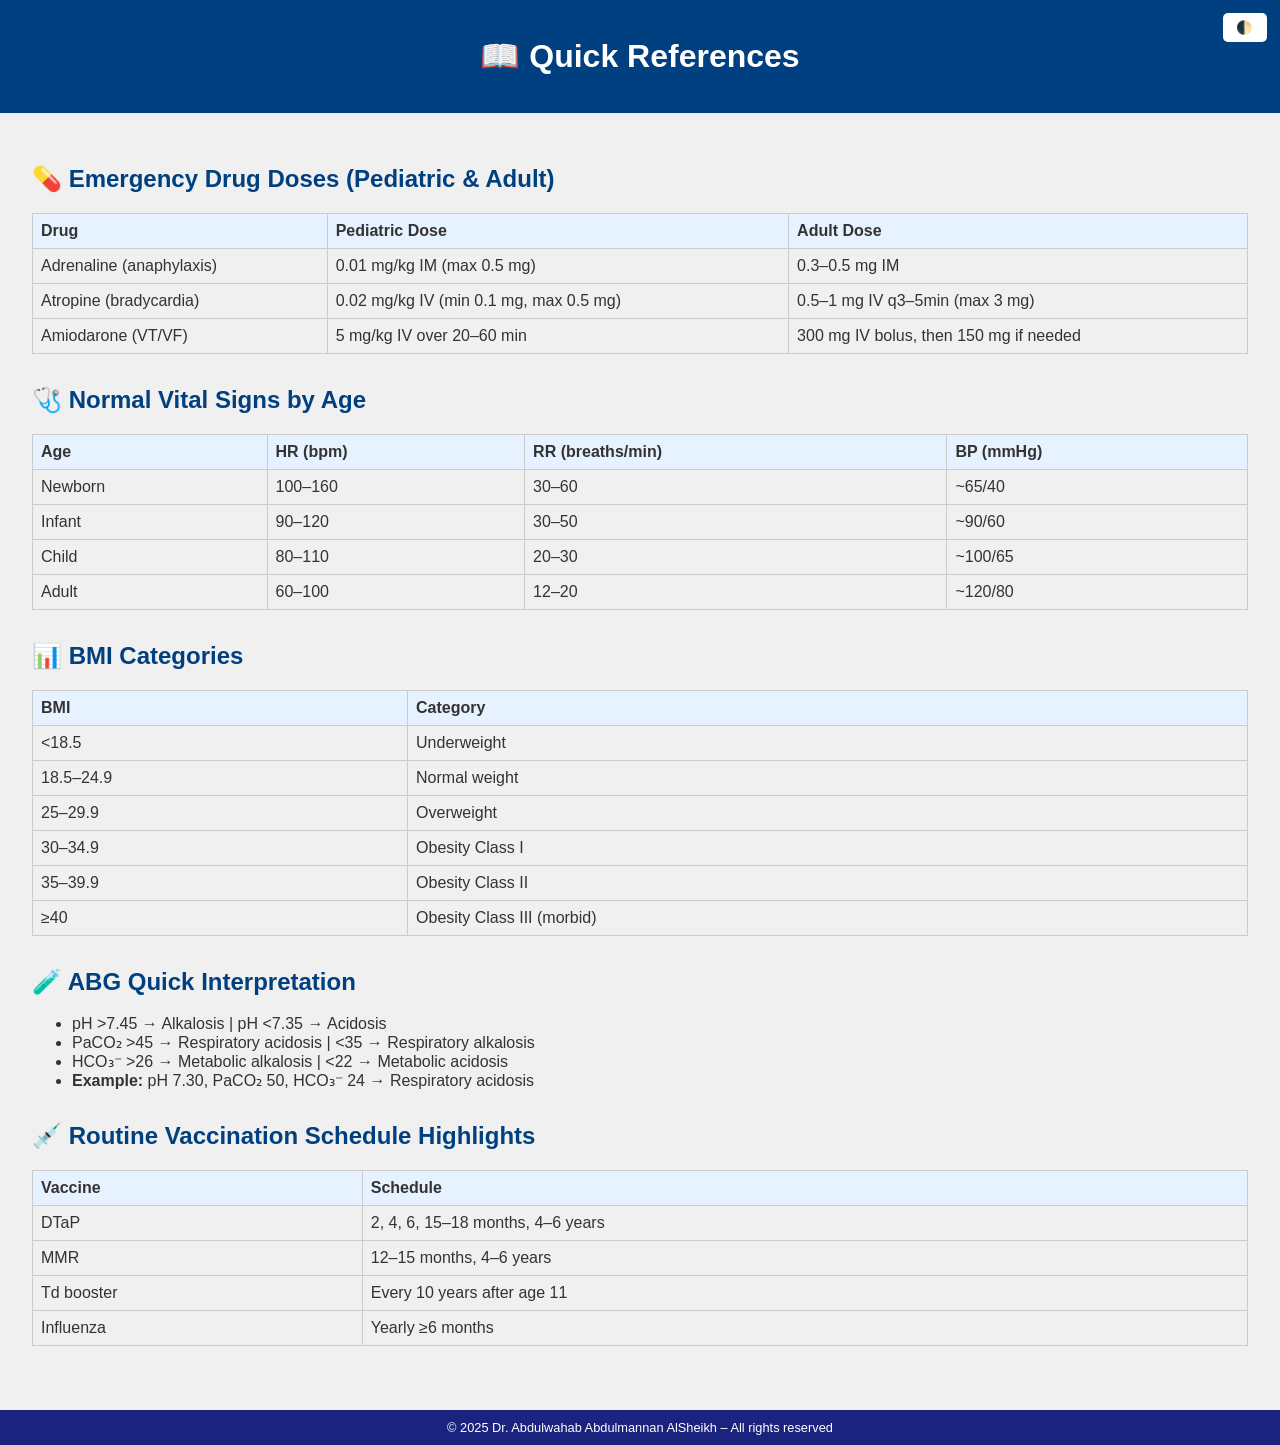
<file: references/index.html>
<!DOCTYPE html>
<html lang="en" dir="ltr">
<head>
<meta charset="UTF-8" />
<meta name="viewport" content="width=device-width, initial-scale=0.7"/>
<title>📖 Quick References</title>
<link rel="stylesheet" href="../assets/css/style.css" />
<script src="../assets/js/theme-toggle.js" defer></script>
<style>
body {
  margin: 0;
  font-family: 'Segoe UI', sans-serif;
  background-color: var(--bg-color, #f0f0f0);
  color: var(--text-color, #333);
  transition: background-color 0.3s, color 0.3s;
}
header {
  background-color: var(--header-bg, #004080);
  color: white;
  padding: 1em;
  text-align: center;
  position: relative;
}
#theme-toggle {
  position: absolute;
  top: 1em;
  right: 1em;
  background-color: #fff;
  color: #004080;
  border: none;
  padding: 0.5em 1em;
  border-radius: 5px;
  cursor: pointer;
}
main {
  padding: 2em;
}
section {
  margin-bottom: 2em;
}
h2 {
  color: #004080;
}
table {
  width: 100%;
  border-collapse: collapse;
  margin-top: 1em;
}
th, td {
  border: 1px solid #ccc;
  padding: 8px;
  text-align: left;
}
th {
  background-color: #e6f2ff;
}
:root {
  --bg-color: #f0f0f0;
  --text-color: #333;
  --header-bg: #004080;
}
.dark-mode {
  --bg-color: #121212;
  --text-color: #eee;
  --header-bg: #1e1e1e;
}
</style>
</head>
<body>

<header>
  <h1>📖 Quick References</h1>
  <button id="theme-toggle">🌓</button>
</header>

<main>

<section>
  <h2>💊 Emergency Drug Doses (Pediatric & Adult)</h2>
  <table>
    <tr><th>Drug</th><th>Pediatric Dose</th><th>Adult Dose</th></tr>
    <tr><td>Adrenaline (anaphylaxis)</td><td>0.01 mg/kg IM (max 0.5 mg)</td><td>0.3–0.5 mg IM</td></tr>
    <tr><td>Atropine (bradycardia)</td><td>0.02 mg/kg IV (min 0.1 mg, max 0.5 mg)</td><td>0.5–1 mg IV q3–5min (max 3 mg)</td></tr>
    <tr><td>Amiodarone (VT/VF)</td><td>5 mg/kg IV over 20–60 min</td><td>300 mg IV bolus, then 150 mg if needed</td></tr>
  </table>
</section>

<section>
  <h2>🩺 Normal Vital Signs by Age</h2>
  <table>
    <tr><th>Age</th><th>HR (bpm)</th><th>RR (breaths/min)</th><th>BP (mmHg)</th></tr>
    <tr><td>Newborn</td><td>100–160</td><td>30–60</td><td>~65/40</td></tr>
    <tr><td>Infant</td><td>90–120</td><td>30–50</td><td>~90/60</td></tr>
    <tr><td>Child</td><td>80–110</td><td>20–30</td><td>~100/65</td></tr>
    <tr><td>Adult</td><td>60–100</td><td>12–20</td><td>~120/80</td></tr>
  </table>
</section>

<section>
  <h2>📊 BMI Categories</h2>
  <table>
    <tr><th>BMI</th><th>Category</th></tr>
    <tr><td>&lt;18.5</td><td>Underweight</td></tr>
    <tr><td>18.5–24.9</td><td>Normal weight</td></tr>
    <tr><td>25–29.9</td><td>Overweight</td></tr>
    <tr><td>30–34.9</td><td>Obesity Class I</td></tr>
    <tr><td>35–39.9</td><td>Obesity Class II</td></tr>
    <tr><td>≥40</td><td>Obesity Class III (morbid)</td></tr>
  </table>
</section>

<section>
  <h2>🧪 ABG Quick Interpretation</h2>
  <ul>
    <li>pH &gt;7.45 → Alkalosis | pH &lt;7.35 → Acidosis</li>
    <li>PaCO₂ &gt;45 → Respiratory acidosis | &lt;35 → Respiratory alkalosis</li>
    <li>HCO₃⁻ &gt;26 → Metabolic alkalosis | &lt;22 → Metabolic acidosis</li>
    <li><strong>Example:</strong> pH 7.30, PaCO₂ 50, HCO₃⁻ 24 → Respiratory acidosis</li>
  </ul>
</section>

<section>
  <h2>💉 Routine Vaccination Schedule Highlights</h2>
  <table>
    <tr><th>Vaccine</th><th>Schedule</th></tr>
    <tr><td>DTaP</td><td>2, 4, 6, 15–18 months, 4–6 years</td></tr>
    <tr><td>MMR</td><td>12–15 months, 4–6 years</td></tr>
    <tr><td>Td booster</td><td>Every 10 years after age 11</td></tr>
    <tr><td>Influenza</td><td>Yearly ≥6 months</td></tr>
  </table>
</section>

</main>

<footer style="text-align: center; padding: 10px; font-size: 0.8em; background-color: #1a237e; color: white;">
  © 2025 Dr. Abdulwahab Abdulmannan AlSheikh – All rights reserved
</footer>

</body>
</html>
</file>
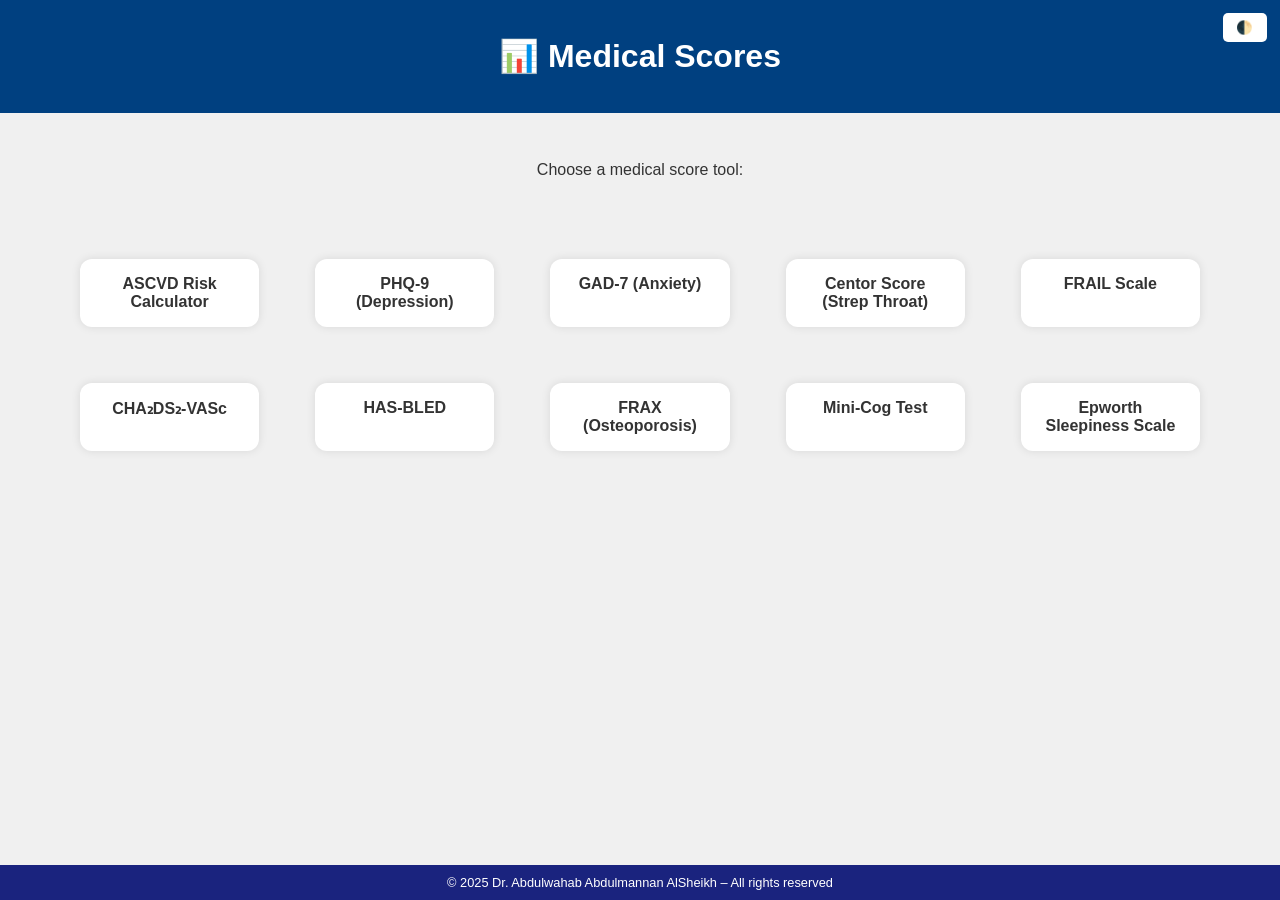
<file: scores/index.html>
<!DOCTYPE html>
<html lang="en" dir="ltr">
<head>
  <meta charset="UTF-8" />
  <meta name="viewport" content="width=device-width, initial-scale=0.6"/>
  <title>📊 Medical Scores</title>
  <link rel="stylesheet" href="../assets/css/style.css" />
  <script src="../assets/js/theme-toggle.js" defer></script>
  <style>
    body {
      margin: 0;
      font-family: 'Segoe UI', sans-serif;
      background-color: var(--bg-color, #f0f0f0);
      color: var(--text-color, #333);
      transition: background-color 0.3s, color 0.3s;
    }
    header {
      background-color: var(--header-bg, #004080);
      color: white;
      padding: 1em;
      text-align: center;
      position: relative;
    }
    #theme-toggle {
      position: absolute;
      top: 1em;
      right: 1em;
      background-color: #fff;
      color: #004080;
      border: none;
      padding: 0.5em 1em;
      border-radius: 5px;
      cursor: pointer;
    }
    main {
      padding: 2em;
      text-align: center;
    }
    .cards {
      display: grid;
      grid-template-columns: repeat(auto-fit, minmax(200px, 1fr));
      gap: 1.5em;
      margin-top: 2em;
    }
    .card {
      background-color: var(--card-bg, #ffffff);
      color: inherit;
      padding: 1em;
      border-radius: 12px;
      text-decoration: none;
      font-weight: 600;
      box-shadow: 0 0 10px rgba(0,0,0,0.1);
      transition: transform 0.2s, background-color 0.3s;
    }
    .card:hover {
      transform: translateY(-5px);
      background-color: var(--card-hover, #e0f0ff);
    }
    :root {
      --bg-color: #f0f0f0;
      --text-color: #333;
      --header-bg: #004080;
      --card-bg: #fff;
      --card-hover: #e0f0ff;
    }
    .dark-mode {
      --bg-color: #121212;
      --text-color: #eee;
      --header-bg: #1e1e1e;
      --card-bg: #1e1e1e;
      --card-hover: #2a2a2a;
    }
  </style>
</head>
<body>
  <header>
    <h1>📊 Medical Scores</h1>
    <button id="theme-toggle">🌓</button>
  </header>
  <main>
    <p>Choose a medical score tool:</p>
    <section class="cards">
      <a href="ascvd/ascvd_risk_with_json.html" class="card">ASCVD Risk Calculator</a>
      <a href="phq9.html" class="card">PHQ-9 (Depression)</a>
      <a href="gad7.html" class="card">GAD-7 (Anxiety)</a>
      <a href="centor.html" class="card">Centor Score (Strep Throat)</a>
      <a href="frail.html" class="card">FRAIL Scale</a>
      <a href="cha2ds2.html" class="card">CHA₂DS₂-VASc</a>
      <a href="hasbled.html" class="card">HAS-BLED</a>
      <a href="frax.html" class="card">FRAX (Osteoporosis)</a>
      <a href="minicog.html" class="card">Mini-Cog Test</a>
      <a href="epworth.html" class="card">Epworth Sleepiness Scale</a>
    </section>
  </main>
  <footer style="position: fixed; bottom: 0; left: 0; width: 100%; background-color: #1a237e; color: white; text-align: center; padding: 10px 0; font-size: 0.8em;">
    © 2025 Dr. Abdulwahab Abdulmannan AlSheikh – All rights reserved
</footer>
</body>
</html>
</file>
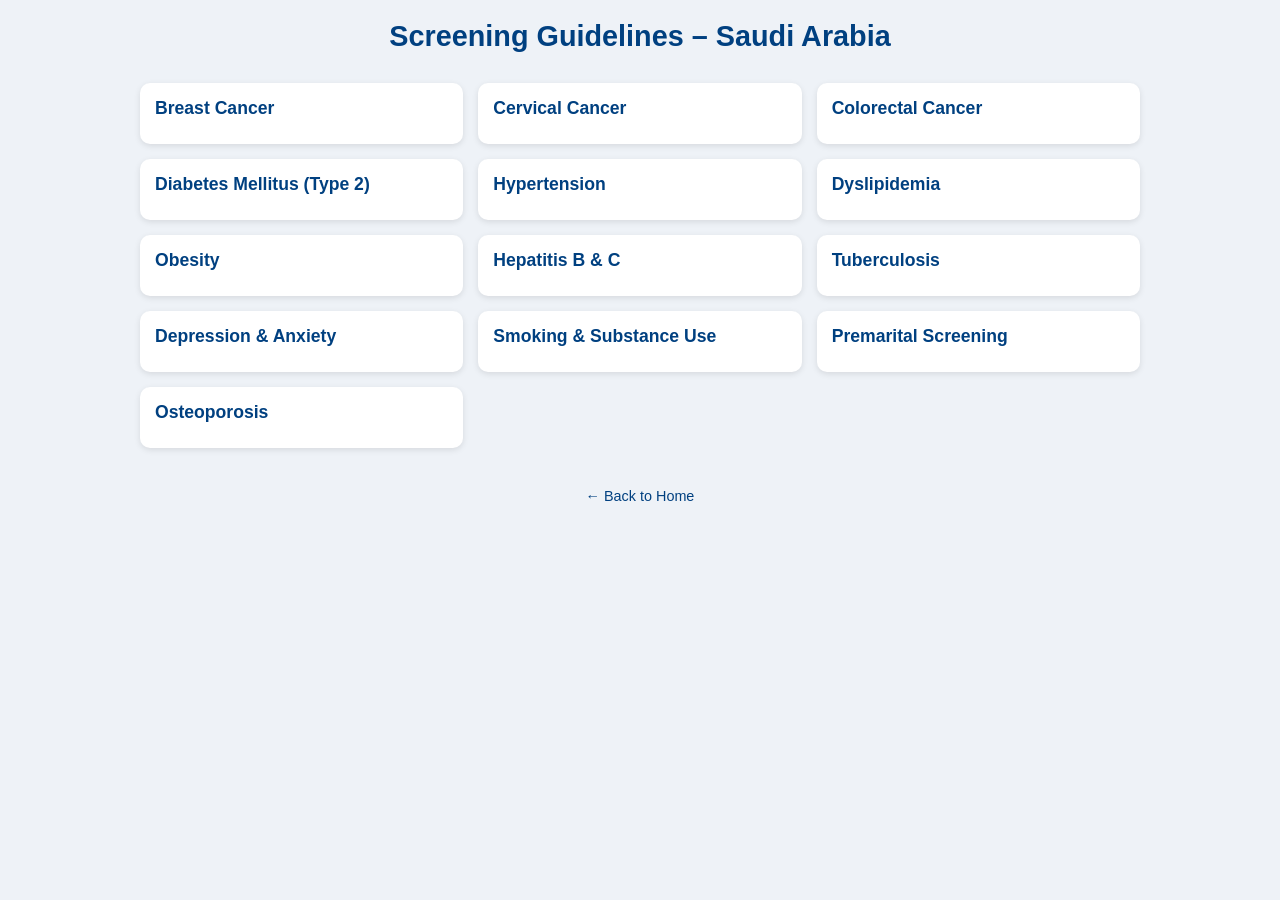
<file: screening/index.html>
<!DOCTYPE html>
<html lang="en">
<head>
<meta charset="UTF-8">
<meta name="viewport" content="width=device-width, initial-scale=0.70">
<title>Screening in Family Medicine - Saudi Arabia</title>
<style>
body {
  font-family: 'Segoe UI', Arial, sans-serif;
  background: #eef2f7;
  color: #333;
  margin: 0;
  padding: 0;
}
h1 {
  text-align: center;
  color: #004080;
  margin: 20px 10px;
  font-size: 1.8em;
}
.container {
  max-width: 1000px;
  margin: auto;
  padding: 10px;
  display: grid;
  grid-template-columns: repeat(auto-fit, minmax(280px, 1fr));
  gap: 15px;
}
.card {
  background: #fff;
  border-radius: 10px;
  padding: 15px;
  box-shadow: 0 2px 6px rgba(0,0,0,0.1);
  transition: transform 0.2s ease, box-shadow 0.2s ease;
  cursor: pointer;
}
.card:hover {
  transform: translateY(-3px);
  box-shadow: 0 4px 10px rgba(0,0,0,0.15);
}
.card-title {
  font-weight: bold;
  font-size: 1.1em;
  color: #004080;
  margin-bottom: 10px;
}
.card-content {
  display: none;
  font-size: 0.95em;
  color: #555;
  margin-top: 5px;
}
.note {
  font-size: 0.8em;
  color: #888;
  margin-top: 8px;
}
.back-link {
  display: block;
  text-align: center;
  margin: 30px 0 10px;
  color: #004080;
  text-decoration: none;
  font-size: 0.9em;
}
.back-link:hover {
  text-decoration: underline;
}
</style>
</head>
<body>

<h1>Screening Guidelines – Saudi Arabia</h1>

<div class="container">

<div class="card" onclick="toggleCard(this)">
  <div class="card-title">Breast Cancer</div>
  <div class="card-content">
    Women 40–74: Mammography every 1–2 years. Earlier if family history. Stop if life expectancy &lt;10 yrs.
    <div class="note">USPSTF 2024, MOH</div>
  </div>
</div>

<div class="card" onclick="toggleCard(this)">
  <div class="card-title">Cervical Cancer</div>
  <div class="card-content">
    Women 21–29: Pap every 3 yrs. Women 30–65: Pap+HPV every 5 yrs. Stop after 65 if adequate.
    <div class="note">USPSTF 2023</div>
  </div>
</div>

<div class="card" onclick="toggleCard(this)">
  <div class="card-title">Colorectal Cancer</div>
  <div class="card-content">
    Adults 45–75: Annual FIT or colonoscopy every 10 yrs. Continue to 85 selectively.
    <div class="note">USPSTF 2021</div>
  </div>
</div>

<div class="card" onclick="toggleCard(this)">
  <div class="card-title">Diabetes Mellitus (Type 2)</div>
  <div class="card-content">
    Adults ≥35 or ≥18 if risk factors. Repeat every 3 yrs if normal.
    <div class="note">USPSTF 2021, MOH</div>
  </div>
</div>

<div class="card" onclick="toggleCard(this)">
  <div class="card-title">Hypertension</div>
  <div class="card-content">
    Adults ≥18: Check BP at least every 1–2 yrs if normal.
    <div class="note">USPSTF, ACC/AHA</div>
  </div>
</div>

<div class="card" onclick="toggleCard(this)">
  <div class="card-title">Dyslipidemia</div>
  <div class="card-content">
    Men ≥35, women ≥45: Lipid panel every 5 yrs. Earlier if risk factors.
    <div class="note">USPSTF</div>
  </div>
</div>

<div class="card" onclick="toggleCard(this)">
  <div class="card-title">Obesity</div>
  <div class="card-content">
    All ≥6 yrs: Screen using BMI. Counsel if BMI ≥25.
    <div class="note">USPSTF, WHO</div>
  </div>
</div>

<div class="card" onclick="toggleCard(this)">
  <div class="card-title">Hepatitis B & C</div>
  <div class="card-content">
    HBV: High risk. HCV: Once for adults 18–79, earlier if risk.
    <div class="note">CDC, USPSTF 2020</div>
  </div>
</div>

<div class="card" onclick="toggleCard(this)">
  <div class="card-title">Tuberculosis</div>
  <div class="card-content">
    Screen high-risk using TST or IGRA.
    <div class="note">WHO, MOH</div>
  </div>
</div>

<div class="card" onclick="toggleCard(this)">
  <div class="card-title">Depression & Anxiety</div>
  <div class="card-content">
    All ≥12 yrs: PHQ-9 & GAD-7 annually.
    <div class="note">USPSTF, MOH</div>
  </div>
</div>

<div class="card" onclick="toggleCard(this)">
  <div class="card-title">Smoking & Substance Use</div>
  <div class="card-content">
    Ask all ≥12 yrs. Counsel and support cessation.
    <div class="note">USPSTF, WHO</div>
  </div>
</div>

<div class="card" onclick="toggleCard(this)">
  <div class="card-title">Premarital Screening</div>
  <div class="card-content">
    Mandatory before marriage: hemoglobinopathies, HBV, HCV, HIV.
    <div class="note">MOH Saudi Program</div>
  </div>
</div>

<div class="card" onclick="toggleCard(this)">
  <div class="card-title">Osteoporosis</div>
  <div class="card-content">
    Women ≥65: DEXA. Younger if risk ≥9.3%. Men if risk factors.
    <div class="note">USPSTF 2018</div>
  </div>
</div>

</div>

<a class="back-link" href="../index.html">&larr; Back to Home</a>

<script>
function toggleCard(card) {
  const content = card.querySelector(".card-content");
  content.style.display = (content.style.display === "block") ? "none" : "block";
}
</script>

</body>
</html>
</file>
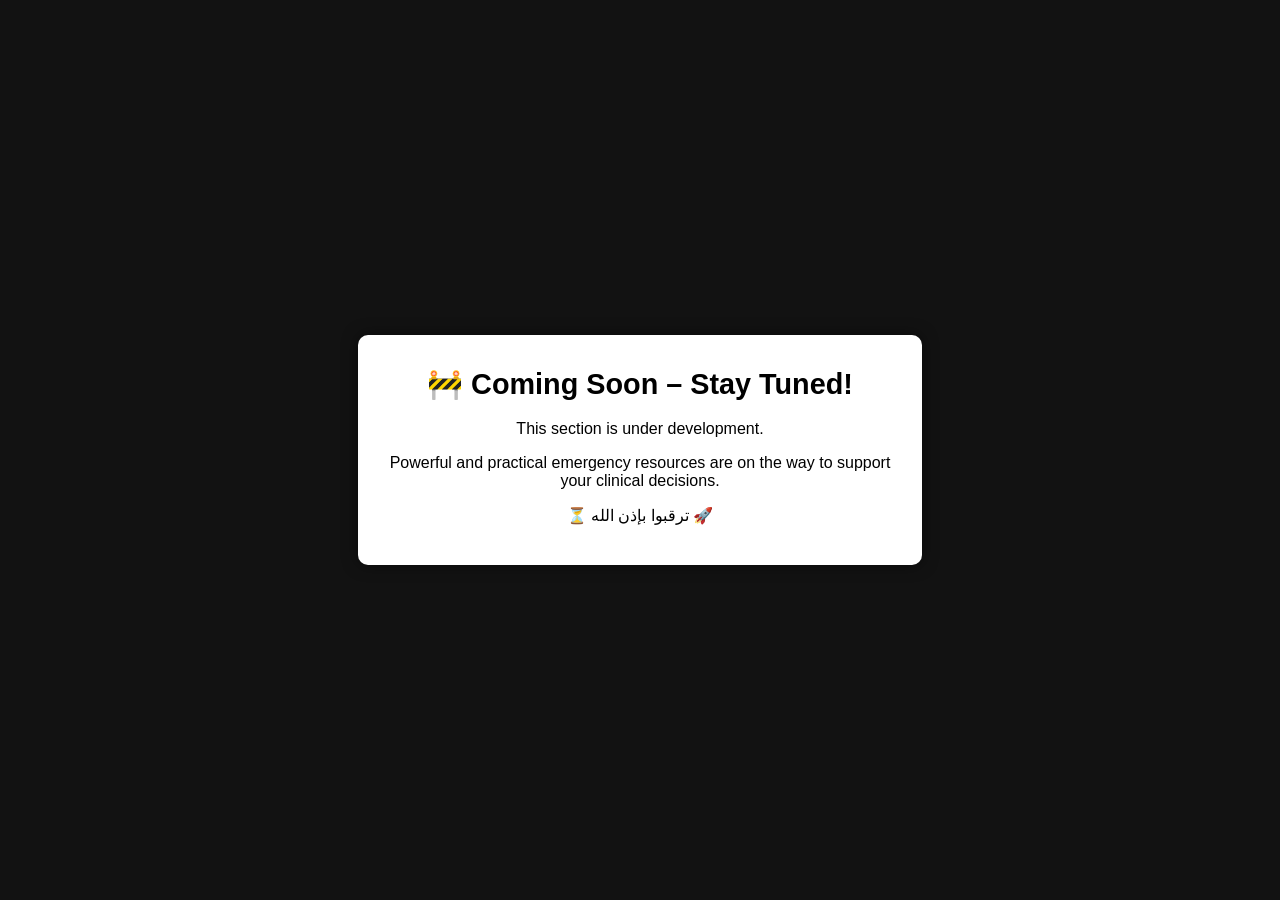
<file: cha2ds2.html>
<!DOCTYPE html>
<html lang="en">
<head>
  <meta charset="UTF-8" />
  <meta name="viewport" content="width=device-width, initial-scale=1.0"/>
  <title>Coming Soon</title>
  <style>
    body {
      margin: 0;
      background-color: #121212;
      color: white;
      font-family: Arial, sans-serif;
      display: flex;
      justify-content: center;
      align-items: center;
      height: 100vh;
    }
    .card {
      background: white;
      color: black;
      padding: 2em;
      border-radius: 10px;
      text-align: center;
      box-shadow: 0 0 15px rgba(0,0,0,0.5);
    }
    .card h1 {
      margin-top: 0;
      font-size: 1.8em;
    }
    .card p {
      margin-bottom: 0.5em;
    }
  </style>
</head>
<body>
  <div class="card">
    <h1>🚧 Coming Soon – Stay Tuned!</h1>
    <p>This section is under development.</p>
    <p>Powerful and practical emergency resources are on the way to support<br>your clinical decisions.</p>
    <p>⏳ ترقبوا بإذن الله 🚀</p>
  </div>
</body>
</html>
</file>
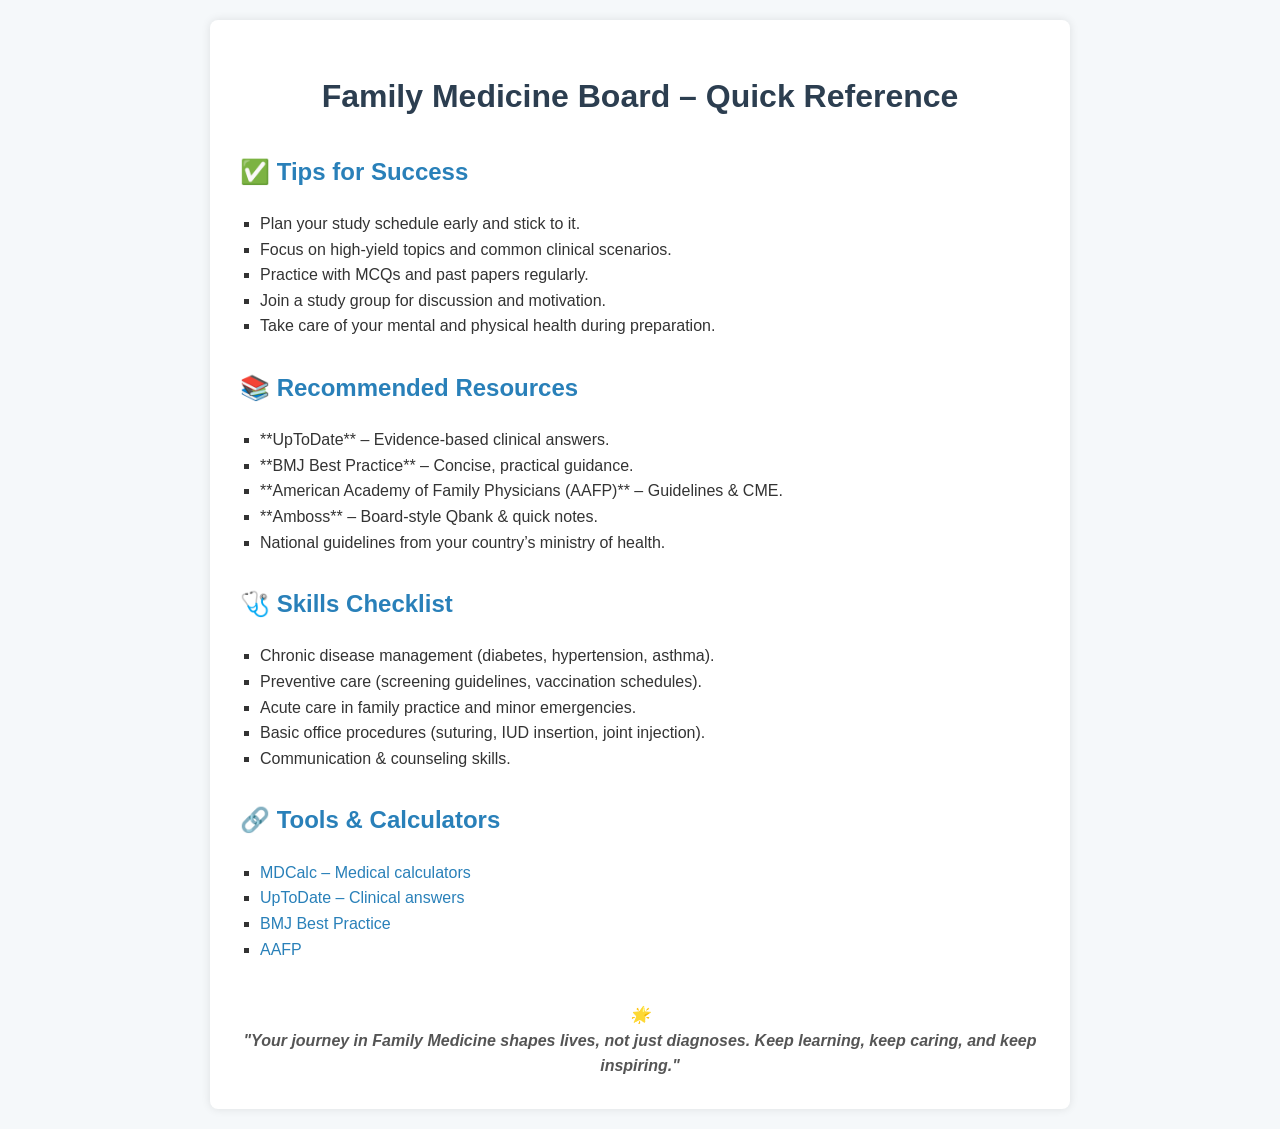
<file: gift.html>
<!DOCTYPE html>
<html lang="en">
<head>
<meta charset="UTF-8">
<meta name="viewport" content="width=device-width, initial-scale=0.5">
<title>Family Medicine Board – Quick Reference</title>
<style>
body {
  font-family: Arial, sans-serif;
  background-color: #f5f8fa;
  color: #333;
  margin: 0;
  padding: 20px;
  line-height: 1.6;
}
.container {
  max-width: 800px;
  margin: auto;
  background: #fff;
  padding: 30px;
  border-radius: 8px;
  box-shadow: 0 0 10px rgba(0,0,0,0.1);
}
h1 {
  text-align: center;
  color: #2c3e50;
}
h2 {
  color: #2980b9;
  margin-top: 30px;
}
ul {
  list-style-type: square;
  padding-left: 20px;
}
a {
  color: #2980b9;
  text-decoration: none;
}
a:hover {
  text-decoration: underline;
}
.quote {
  margin-top: 40px;
  font-style: italic;
  text-align: center;
  color: #555;
}
</style>
</head>
<body>

<div class="container">
  <h1>Family Medicine Board – Quick Reference</h1>

  <h2>✅ Tips for Success</h2>
  <ul>
    <li>Plan your study schedule early and stick to it.</li>
    <li>Focus on high-yield topics and common clinical scenarios.</li>
    <li>Practice with MCQs and past papers regularly.</li>
    <li>Join a study group for discussion and motivation.</li>
    <li>Take care of your mental and physical health during preparation.</li>
  </ul>

  <h2>📚 Recommended Resources</h2>
  <ul>
    <li>**UpToDate** – Evidence-based clinical answers.</li>
    <li>**BMJ Best Practice** – Concise, practical guidance.</li>
    <li>**American Academy of Family Physicians (AAFP)** – Guidelines & CME.</li>
    <li>**Amboss** – Board-style Qbank & quick notes.</li>
    <li>National guidelines from your country’s ministry of health.</li>
  </ul>

  <h2>🩺 Skills Checklist</h2>
  <ul>
    <li>Chronic disease management (diabetes, hypertension, asthma).</li>
    <li>Preventive care (screening guidelines, vaccination schedules).</li>
    <li>Acute care in family practice and minor emergencies.</li>
    <li>Basic office procedures (suturing, IUD insertion, joint injection).</li>
    <li>Communication & counseling skills.</li>
  </ul>

  <h2>🔗 Tools & Calculators</h2>
  <ul>
    <li><a href="https://www.mdcalc.com/" target="_blank">MDCalc – Medical calculators</a></li>
    <li><a href="https://www.uptodate.com/" target="_blank">UpToDate – Clinical answers</a></li>
    <li><a href="https://www.bmj.com/best-practice" target="_blank">BMJ Best Practice</a></li>
    <li><a href="https://www.aafp.org/" target="_blank">AAFP</a></li>
  </ul>

  <div class="quote">
    🌟 <br>
    <b>"Your journey in Family Medicine shapes lives, not just diagnoses. Keep learning, keep caring, and keep inspiring."</b>
  </div>
</div>

</body>
</html>
</file>
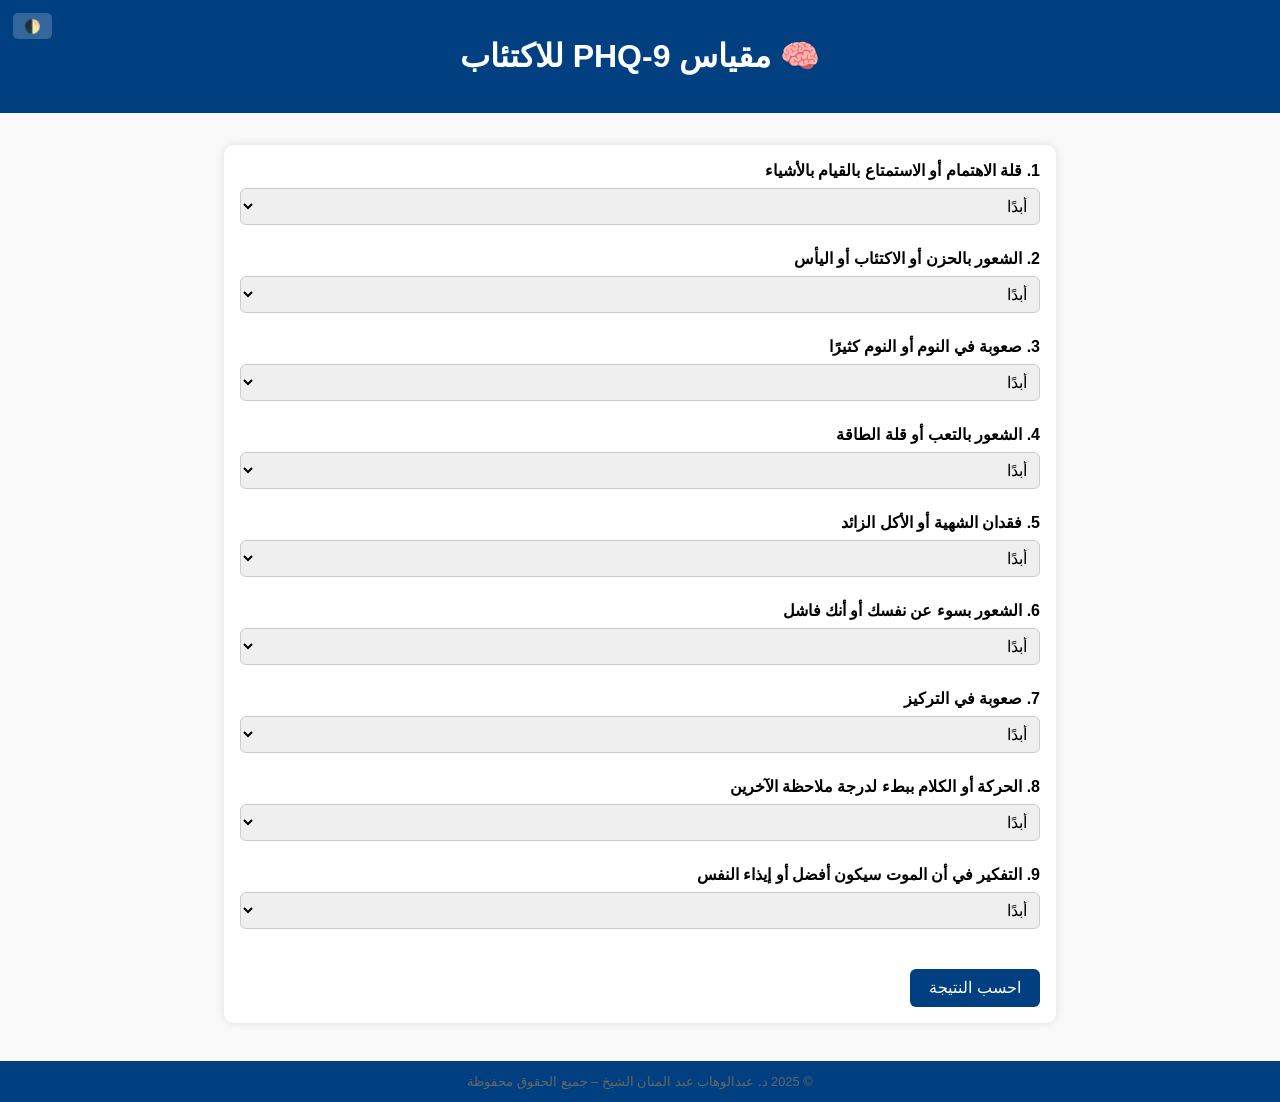
<file: phq9.html>
<!DOCTYPE html>
<html lang="ar" dir="rtl">
<head>
  <meta charset="UTF-8" />
  <meta name="viewport" content="width=device-width, initial-scale=1.0"/>
  <title>مقياس PHQ-9 للاكتئاب</title>
  <link rel="stylesheet" href="../assets/css/style.css" />
  <script src="../assets/js/theme-toggle.js" defer></script>
  <style>
    body {
      font-family: 'Segoe UI', sans-serif;
      margin: 0;
      padding: 0;
      background-color: var(--background);
      color: var(--text);
      transition: background-color 0.3s, color 0.3s;
    }

    body.dark-mode {
      --background: #121212;
      --text: #f1f1f1;
    }

    body:not(.dark-mode) {
      --background: #f9f9f9;
      --text: #000000;
    }

    header {
      background-color: #004080;
      color: white;
      padding: 1em;
      text-align: center;
      position: relative;
    }

    #theme-toggle {
      position: absolute;
      top: 1em;
      left: 1em;
      padding: 0.4em 0.8em;
      border: none;
      border-radius: 5px;
      background-color: #ffffff33;
      color: white;
      cursor: pointer;
    }

    main {
      max-width: 800px;
      margin: 2em auto;
      padding: 1em;
      background-color: var(--card-bg, #ffffff);
      border-radius: 10px;
      box-shadow: 0 0 10px rgba(0,0,0,0.1);
    }

    .question {
      margin-bottom: 1.5em;
    }

    .question label {
      display: block;
      margin-bottom: 0.5em;
      font-weight: bold;
    }

    select {
      width: 100%;
      padding: 0.5em;
      border-radius: 6px;
      border: 1px solid #ccc;
      font-size: 1em;
    }

    button[type="button"] {
      margin-top: 1em;
      background-color: #004080;
      color: white;
      padding: 0.6em 1.2em;
      border: none;
      border-radius: 6px;
      cursor: pointer;
      font-size: 1em;
    }

    .result {
      margin-top: 2em;
      padding: 1em;
      background: #f0f0f0;
      color: #000;
      border-radius: 10px;
      text-align: left;
      direction: ltr;
      font-size: 1.1em;
    }

    body.dark-mode .result {
      background: #333;
      color: #fff;
    }

    footer {
      margin-top: 3em;
      text-align: center;
      font-size: 0.8em;
      color: #666;
    }
  </style>
</head>
<body>
  <header>
    <h1>🧠 مقياس PHQ-9 للاكتئاب</h1>
    <button id="theme-toggle">🌓</button>
  </header>

  <main>
    <form id="phq9-form">
      
    <div class="question">
      <label>1. قلة الاهتمام أو الاستمتاع بالقيام بالأشياء</label>
      <select name="q1">
        <option value="0">أبدًا</option>
        <option value="1">عدة أيام</option>
        <option value="2">أكثر من نصف الأيام</option>
        <option value="3">تقريبًا كل يوم</option>
      </select>
    </div>
    
    <div class="question">
      <label>2. الشعور بالحزن أو الاكتئاب أو اليأس</label>
      <select name="q2">
        <option value="0">أبدًا</option>
        <option value="1">عدة أيام</option>
        <option value="2">أكثر من نصف الأيام</option>
        <option value="3">تقريبًا كل يوم</option>
      </select>
    </div>
    
    <div class="question">
      <label>3. صعوبة في النوم أو النوم كثيرًا</label>
      <select name="q3">
        <option value="0">أبدًا</option>
        <option value="1">عدة أيام</option>
        <option value="2">أكثر من نصف الأيام</option>
        <option value="3">تقريبًا كل يوم</option>
      </select>
    </div>
    
    <div class="question">
      <label>4. الشعور بالتعب أو قلة الطاقة</label>
      <select name="q4">
        <option value="0">أبدًا</option>
        <option value="1">عدة أيام</option>
        <option value="2">أكثر من نصف الأيام</option>
        <option value="3">تقريبًا كل يوم</option>
      </select>
    </div>
    
    <div class="question">
      <label>5. فقدان الشهية أو الأكل الزائد</label>
      <select name="q5">
        <option value="0">أبدًا</option>
        <option value="1">عدة أيام</option>
        <option value="2">أكثر من نصف الأيام</option>
        <option value="3">تقريبًا كل يوم</option>
      </select>
    </div>
    
    <div class="question">
      <label>6. الشعور بسوء عن نفسك أو أنك فاشل</label>
      <select name="q6">
        <option value="0">أبدًا</option>
        <option value="1">عدة أيام</option>
        <option value="2">أكثر من نصف الأيام</option>
        <option value="3">تقريبًا كل يوم</option>
      </select>
    </div>
    
    <div class="question">
      <label>7. صعوبة في التركيز</label>
      <select name="q7">
        <option value="0">أبدًا</option>
        <option value="1">عدة أيام</option>
        <option value="2">أكثر من نصف الأيام</option>
        <option value="3">تقريبًا كل يوم</option>
      </select>
    </div>
    
    <div class="question">
      <label>8. الحركة أو الكلام ببطء لدرجة ملاحظة الآخرين</label>
      <select name="q8">
        <option value="0">أبدًا</option>
        <option value="1">عدة أيام</option>
        <option value="2">أكثر من نصف الأيام</option>
        <option value="3">تقريبًا كل يوم</option>
      </select>
    </div>
    
    <div class="question">
      <label>9. التفكير في أن الموت سيكون أفضل أو إيذاء النفس</label>
      <select name="q9">
        <option value="0">أبدًا</option>
        <option value="1">عدة أيام</option>
        <option value="2">أكثر من نصف الأيام</option>
        <option value="3">تقريبًا كل يوم</option>
      </select>
    </div>
    
      <button type="button" onclick="calculatePHQ9()">احسب النتيجة</button>
    </form>
    <div id="result" class="result" style="display: none;"></div>
  </main>

  <footer>
    © 2025 د. عبدالوهاب عبد المنان الشيخ – جميع الحقوق محفوظة
  </footer>

  <script>
    function calculatePHQ9() {
      const form = document.getElementById('phq9-form');
      const data = new FormData(form);
      let score = 0;
      for (let pair of data.entries()) {
        score += parseInt(pair[1]);
      }

      let interpretation = "";
      if (score <= 4) interpretation = "Minimal or no depression";
      else if (score <= 9) interpretation = "Mild depression";
      else if (score <= 14) interpretation = "Moderate depression";
      else if (score <= 19) interpretation = "Moderately severe depression";
      else interpretation = "Severe depression";

      const resultDiv = document.getElementById('result');
      resultDiv.innerHTML = `<strong>📊 Total Score: ${score}</strong><br>${interpretation}`;
      resultDiv.style.display = "block";
    }
  </script>
</body>
</html>
</file>
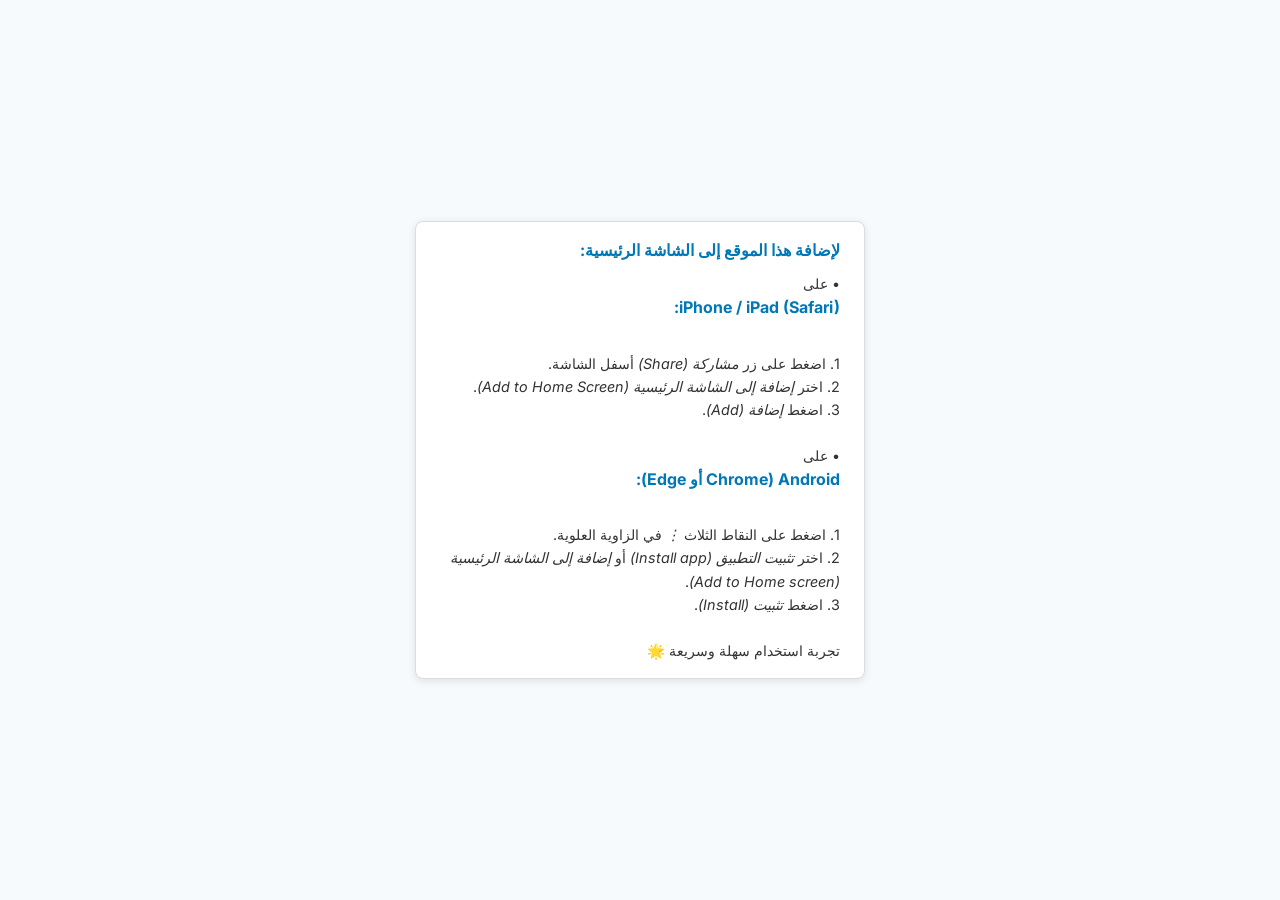
<file: about/install.html>
<!DOCTYPE html>
<html lang="ar" dir="rtl">
<head>
<meta charset="UTF-8">
<meta name="viewport" content="width=device-width, initial-scale=1.0">
<title>إضافة الموقع إلى الشاشة الرئيسية</title>
<link href="https://fonts.googleapis.com/css2?family=Inter:wght@400;600&display=swap" rel="stylesheet">
<style>
body {
  font-family: 'Inter', sans-serif;
  background-color: #f7fafd;
  color: #333;
  margin: 0;
  padding: 0;
  display: flex;
  justify-content: center;
  align-items: center;
  height: 100vh;
}

.box {
  background: #fff;
  border: 1px solid #ddd;
  border-radius: 8px;
  padding: 1rem 1.5rem;
  max-width: 400px;
  font-size: 0.9rem;
  line-height: 1.6;
  box-shadow: 0 2px 8px rgba(0,0,0,0.1);
}

.box strong {
  display: block;
  margin-bottom: 0.5rem;
  color: #0077b6;
  font-size: 1rem;
}
</style>
</head>
<body>

<div class="box">
  <strong> لإضافة هذا الموقع إلى الشاشة الرئيسية:</strong>
  • على <strong>iPhone / iPad (Safari):</strong><br>
  1. اضغط على زر <em>مشاركة (Share)</em> أسفل الشاشة.<br>
  2. اختر <em>إضافة إلى الشاشة الرئيسية (Add to Home Screen)</em>.<br>
  3. اضغط <em>إضافة (Add)</em>.<br><br>
  • على <strong>Android (Chrome أو Edge):</strong><br>
  1. اضغط على النقاط الثلاث <em>⋮</em> في الزاوية العلوية.<br>
  2. اختر <em>تثبيت التطبيق (Install app)</em> أو <em>إضافة إلى الشاشة الرئيسية (Add to Home screen)</em>.<br>
  3. اضغط <em>تثبيت (Install)</em>.<br><br>
تجربة استخدام سهلة وسريعة 🌟
</div>

</body>
</html>
</file>
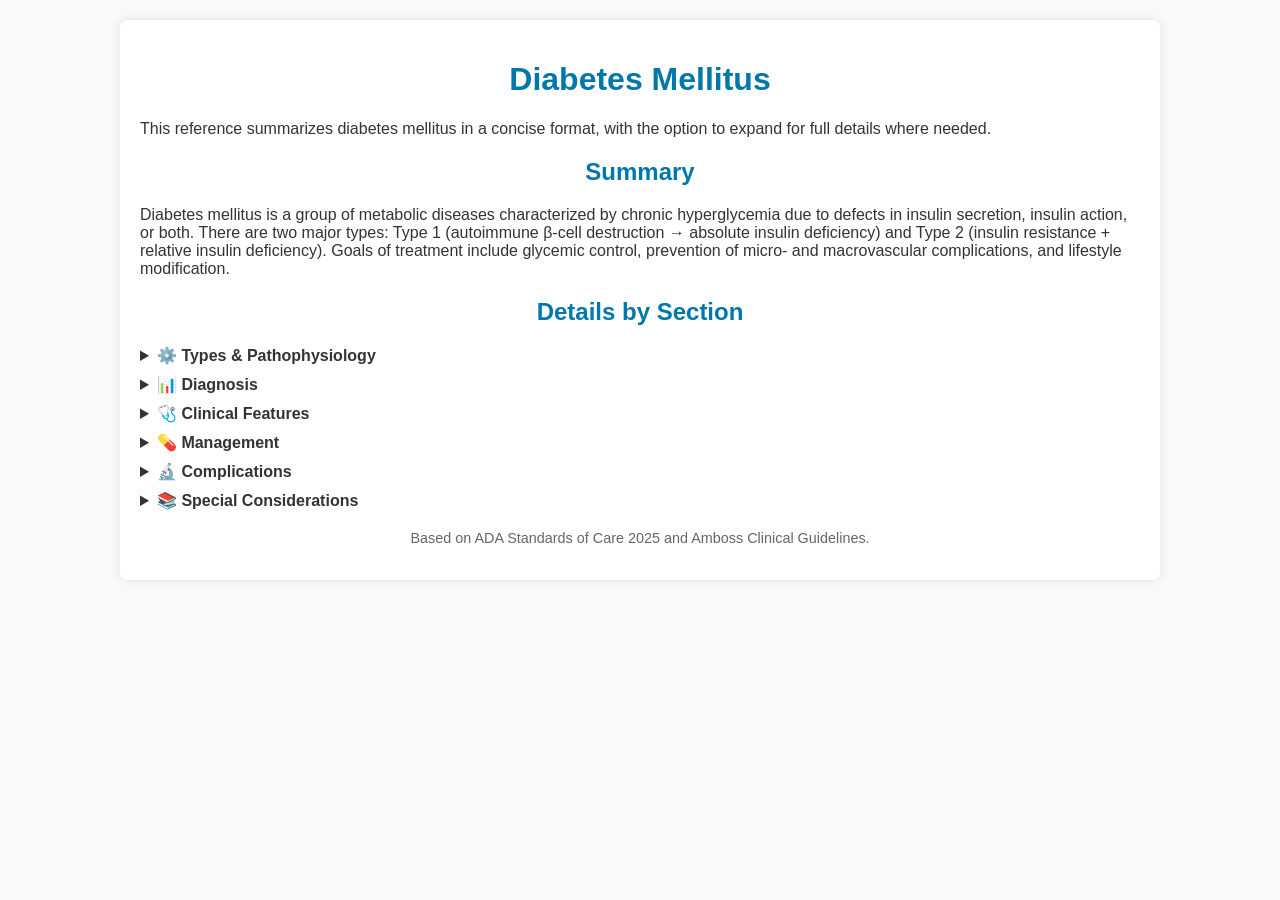
<file: algorithms/DM.html>
<!DOCTYPE html>
<html lang="en">
<head>
<meta charset="UTF-8">
<meta name="viewport" content="width=device-width, initial-scale=1.0">
<title>Diabetes Mellitus Reference</title>
<style>
  body { font-family: Arial, sans-serif; margin: 20px; background-color: #f9f9f9; color: #333; }
  .container { max-width: 1000px; margin: auto; background: #fff; padding: 20px; border-radius: 8px; box-shadow: 0 0 8px rgba(0,0,0,0.1); }
  h1, h2 { text-align: center; color: #0077aa; }
  summary { font-weight: bold; cursor: pointer; }
  details { margin: 10px 0; }
  .section { margin: 20px 0; }
</style>
</head>
<body>
<div class="container">
  <h1>Diabetes Mellitus</h1>
  <p>This reference summarizes diabetes mellitus in a concise format, with the option to expand for full details where needed.</p>

  <div class="section">
    <h2>Summary</h2>
    <p>Diabetes mellitus is a group of metabolic diseases characterized by chronic hyperglycemia due to defects in insulin secretion, insulin action, or both. There are two major types: Type 1 (autoimmune β-cell destruction → absolute insulin deficiency) and Type 2 (insulin resistance + relative insulin deficiency). Goals of treatment include glycemic control, prevention of micro- and macrovascular complications, and lifestyle modification.</p>
  </div>

  <div class="section">
    <h2>Details by Section</h2>

    <details>
      <summary>⚙️ Types & Pathophysiology</summary>
      <p><b>Type 1 DM:</b> Autoimmune destruction of β-cells (HLA-DR3/DR4) → absolute insulin deficiency. Onset in childhood or adolescence. High risk of DKA.</p>
      <p><b>Type 2 DM:</b> Insulin resistance + progressive β-cell dysfunction. Associated with obesity and sedentary lifestyle. Onset in adulthood.</p>
      <p>Other types: MODY, gestational diabetes, pancreatogenic diabetes, drug-induced.</p>
    </details>

    <details>
      <summary>📊 Diagnosis</summary>
      <p>Diagnostic criteria (any of the following):</p>
      <ul>
        <li>FPG ≥ 126 mg/dL</li>
        <li>2h OGTT ≥ 200 mg/dL</li>
        <li>HbA1c ≥ 6.5%</li>
        <li>Random glucose ≥ 200 mg/dL + symptoms</li>
      </ul>
      <p>Screen high-risk patients periodically.</p>
    </details>

    <details>
      <summary>🩺 Clinical Features</summary>
      <p>Polyuria, polydipsia, polyphagia, unexplained weight loss (more common in Type 1), fatigue, recurrent infections. In Type 2, often asymptomatic for years.</p>
    </details>

    <details>
      <summary>💊 Management</summary>
      <p><b>Type 1:</b> Insulin therapy, lifestyle modification, monitoring.</p>
      <p><b>Type 2:</b> Lifestyle modification + metformin first-line; add GLP-1 RA, SGLT2i, insulin as needed. Control BP, lipids, and screen for complications.</p>
    </details>

    <details>
      <summary>🔬 Complications</summary>
      <p><b>Microvascular:</b> Retinopathy, nephropathy, neuropathy.</p>
      <p><b>Macrovascular:</b> CAD, stroke, PAD.</p>
      <p><b>Acute:</b> DKA, HHS, hypoglycemia.</p>
    </details>

    <details>
      <summary>📚 Special Considerations</summary>
      <p>Diabetes in pregnancy, in children, and management of comorbidities (e.g., obesity, depression) require tailored approaches.</p>
    </details>
  </div>

  <p style="text-align: center; font-size: 0.9em; color: #666;">Based on ADA Standards of Care 2025 and Amboss Clinical Guidelines.</p>
</div>
</body>
</html>
</file>
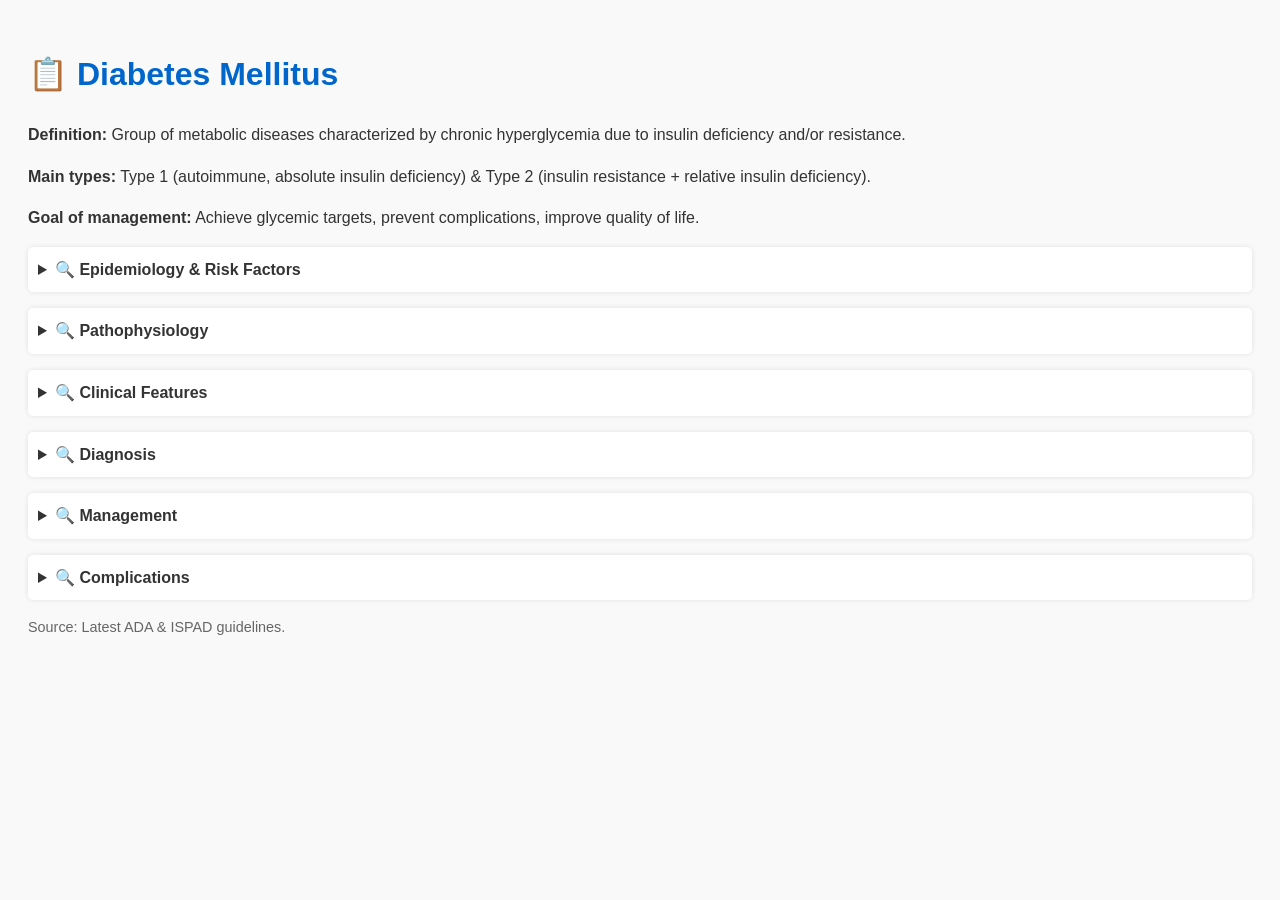
<file: algorithms/DM2.html>
<!DOCTYPE html>
<html lang="en">
<head>
<meta charset="UTF-8">
<meta name="viewport" content="width=device-width, initial-scale=1.0">
<title>Diabetes Mellitus - Summary</title>
<style>
  body { font-family: Arial, sans-serif; line-height: 1.6; background-color: #f9f9f9; color: #333; padding: 20px; }
  h1 { color: #0066cc; }
  details { margin-bottom: 1em; background: #fff; padding: 10px; border-radius: 5px; box-shadow: 0 0 5px rgba(0,0,0,0.1); }
  summary { font-weight: bold; cursor: pointer; }
</style>
</head>
<body>

<h1>📋 Diabetes Mellitus</h1>
<p><b>Definition:</b> Group of metabolic diseases characterized by chronic hyperglycemia due to insulin deficiency and/or resistance.</p>
<p><b>Main types:</b> Type 1 (autoimmune, absolute insulin deficiency) & Type 2 (insulin resistance + relative insulin deficiency).</p>
<p><b>Goal of management:</b> Achieve glycemic targets, prevent complications, improve quality of life.</p>

<details>
<summary>🔍 Epidemiology & Risk Factors</summary>
<ul>
  <li>Type 1: ~5-10%, onset usually <20 years, HLA-DR3/4 associated.</li>
  <li>Type 2: ~90-95%, onset usually >40 years, associated with obesity, sedentary lifestyle, family history.</li>
</ul>
</details>

<details>
<summary>🔍 Pathophysiology</summary>
<ul>
  <li>Type 1: Autoimmune β-cell destruction → absolute insulin deficiency.</li>
  <li>Type 2: Insulin resistance + progressive β-cell dysfunction → relative insulin deficiency.</li>
</ul>
</details>

<details>
<summary>🔍 Clinical Features</summary>
<ul>
  <li>Classic: Polyuria, polydipsia, polyphagia, weight loss.</li>
  <li>Type 2 often asymptomatic or diagnosed on screening.</li>
  <li>Acute presentations: DKA (T1DM), HHS (T2DM).</li>
</ul>
</details>

<details>
<summary>🔍 Diagnosis</summary>
<ul>
  <li>Fasting glucose ≥126 mg/dL, or random ≥200 mg/dL with symptoms.</li>
  <li>HbA1c ≥6.5% or 2-hour OGTT ≥200 mg/dL.</li>
</ul>
</details>

<details>
<summary>🔍 Management</summary>
<ul>
  <li>Lifestyle: Diet, exercise, weight loss, smoking cessation.</li>
  <li>Pharmacologic: Metformin first-line (T2DM), insulin required (T1DM).</li>
  <li>Additional: GLP-1 RAs, SGLT2i, DPP-4 inhibitors, sulfonylureas.</li>
  <li>Monitor for complications: retinal, renal, neuropathic, cardiovascular.</li>
</ul>
</details>

<details>
<summary>🔍 Complications</summary>
<ul>
  <li>Acute: DKA, HHS, hypoglycemia.</li>
  <li>Chronic: Microvascular (retinopathy, nephropathy, neuropathy) & macrovascular (CAD, stroke, PAD).</li>
</ul>
</details>

<p style="font-size:0.9em; color:#666;">Source: Latest ADA & ISPAD guidelines.</p>

</body>
</html>
</file>
<file: assets/css/style.css>
body {
    font-family: Arial, sans-serif;
    margin: 0;
    padding: 0;
    background-color: var(--bg-color);
    color: var(--text-color);
    transition: background 0.3s, color 0.3s;
}

:root {
    --bg-color: #ffffff;
    --text-color: #000000;
}

body.dark-mode {
    --bg-color: #121212;
    --text-color: #f1f1f1;
}

header, footer {
    background: #004080;
    color: white;
    text-align: center;
    padding: 1em 0;
}

.cards {
    display: flex;
    flex-wrap: wrap;
    justify-content: center;
    padding: 2em;
}

.card {
    background: #e0e0e0;
    border-radius: 10px;
    margin: 1em;
    padding: 1em 2em;
    text-decoration: none;
    color: #004080;
    font-weight: bold;
    box-shadow: 2px 2px 10px rgba(0,0,0,0.1);
}

.card:hover {
    background: #c0c0c0;
}
</file>
